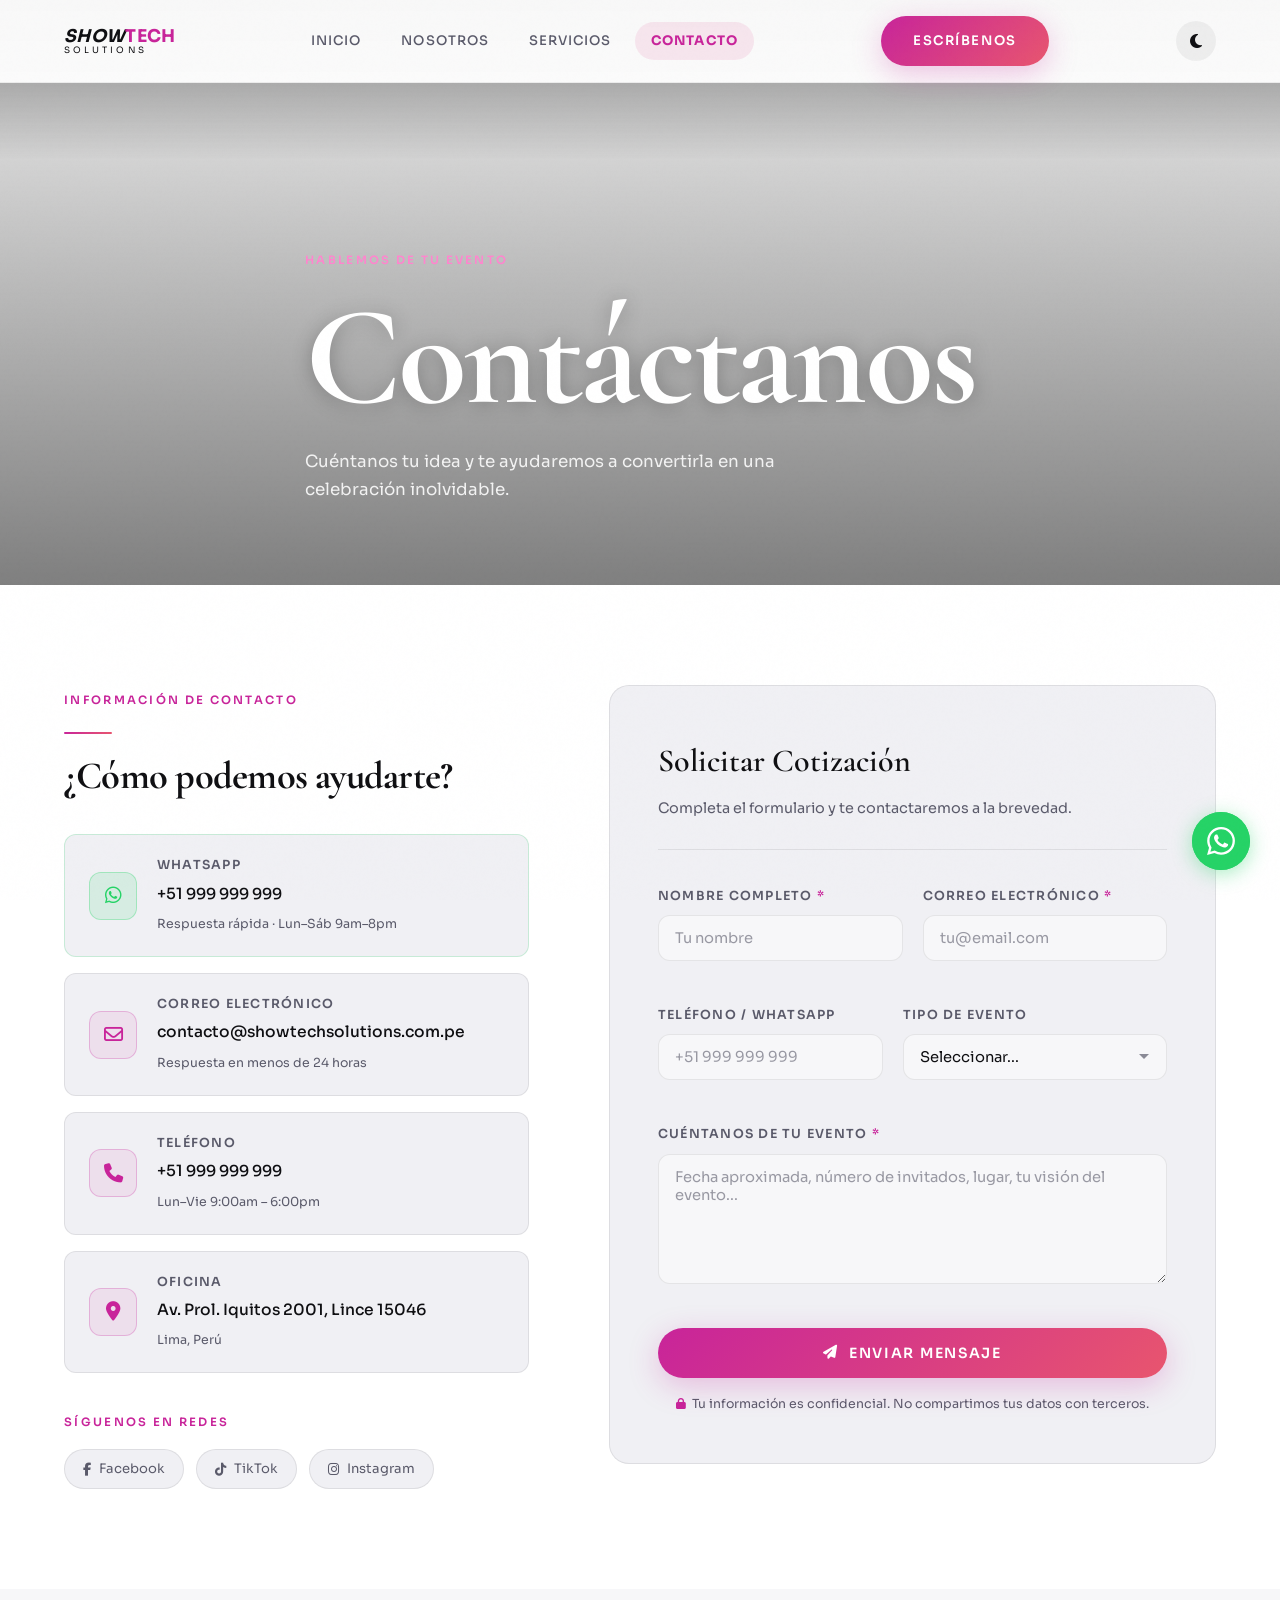
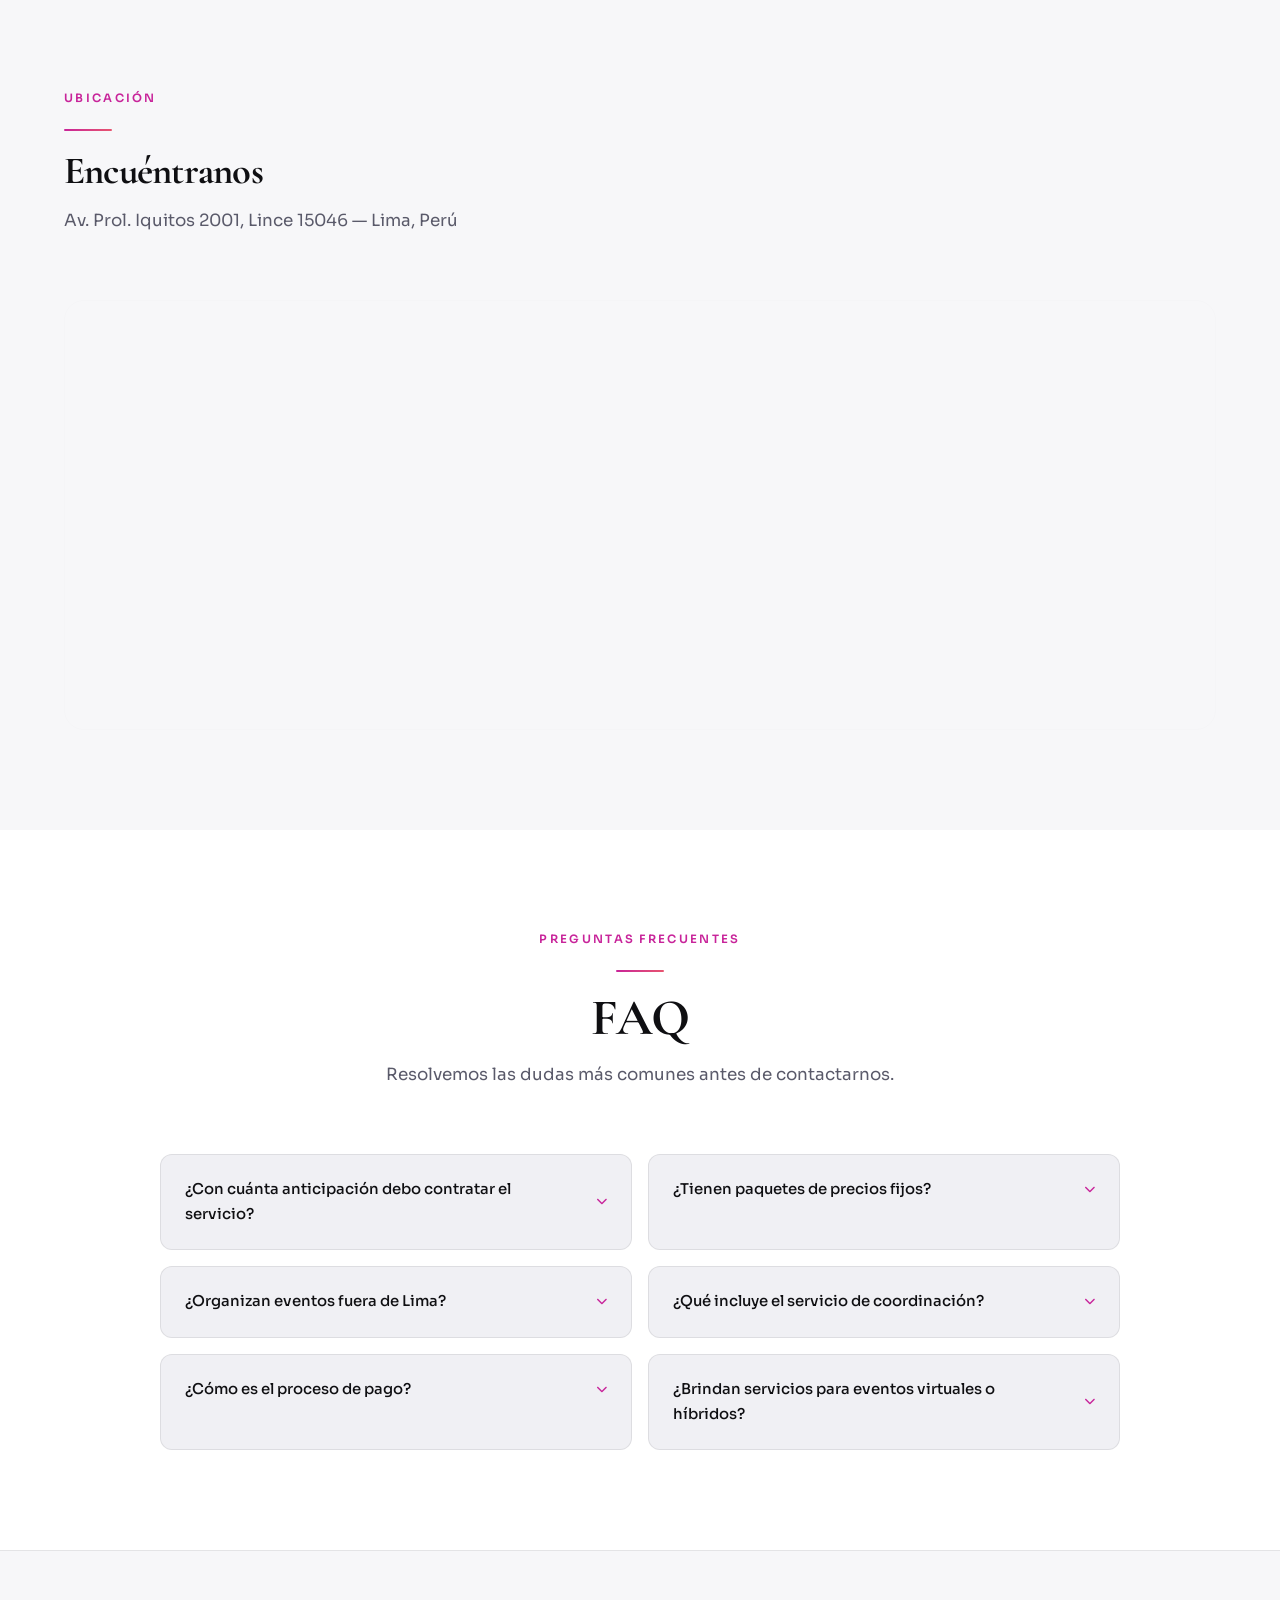
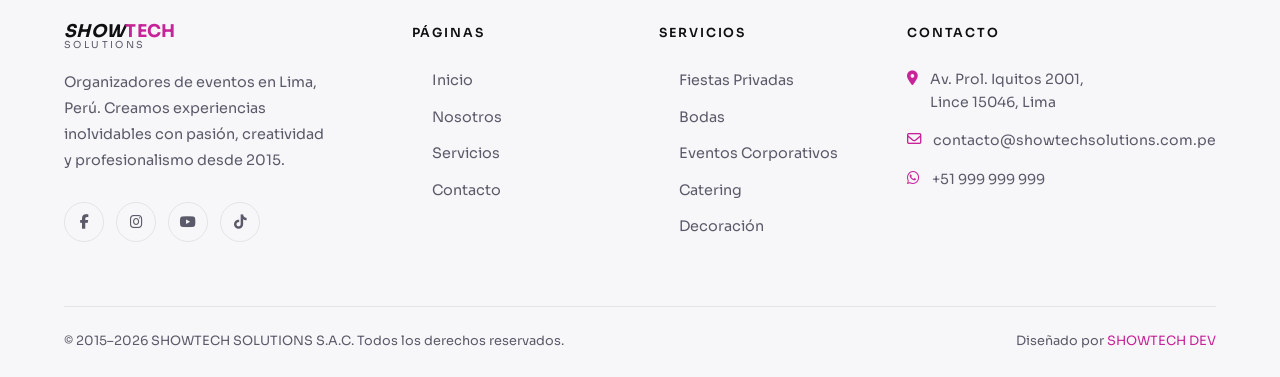
<file: contacto.html>
<!DOCTYPE html>
<html lang="es">
<head>
  <meta charset="UTF-8" />
  <meta name="viewport" content="width=device-width, initial-scale=1.0" />
  <meta name="description" content="Contáctanos — SHOWTECH SOLUTIONS. Llámanos, escríbenos por WhatsApp o completa el formulario para cotizar tu evento en Lima, Perú." />
  <title>Contacto | SHOWTECH SOLUTIONS</title>
  <link rel="icon" href="assets/img/favicon.ico" type="image/x-icon" />
  <link rel="preconnect" href="https://fonts.googleapis.com" />
  <link rel="preconnect" href="https://fonts.gstatic.com" crossorigin />
  <link href="https://fonts.googleapis.com/css2?family=Cormorant+Garamond:ital,wght@0,300;0,400;0,600;0,700;1,300;1,400&family=Sora:wght@300;400;500;600&display=swap" rel="stylesheet" />
  <link rel="stylesheet" href="https://cdnjs.cloudflare.com/ajax/libs/font-awesome/6.5.0/css/all.min.css" />
  <link rel="stylesheet" href="css/style.css" />
  <link rel="stylesheet" href="css/contacto.css" />
</head>
<body>

  <!-- NAVBAR -->
  <header class="navbar" role="banner">
    <div class="navbar__inner">
      <a href="index.html" class="navbar__logo" aria-label="SHOWTECH SOLUTIONS — Inicio">
        <div class="navbar__logo-text">
          <span><em>SHOW</em><strong>TECH</strong></span>
          <span>SOLUTIONS</span>
        </div>
      </a>
      <nav class="navbar__nav" aria-label="Navegación principal">
        <a href="index.html" class="navbar__link">Inicio</a>
        <a href="nosotros.html" class="navbar__link">Nosotros</a>
        <a href="servicios.html" class="navbar__link">Servicios</a>
        <a href="contacto.html" class="navbar__link active">Contacto</a>
      </nav>
      <a href="#contactForm" class="btn btn--primary navbar__cta">Escríbenos</a>
      <button class="theme-toggle" aria-label="Cambiar tema">
        <i class="fa-solid fa-moon"></i>
      </button>
      <button class="navbar__hamburger" aria-label="Abrir menú" aria-expanded="false">
        <span></span><span></span><span></span>
      </button>
    </div>
  </header>

  <nav class="navbar__mobile" aria-label="Menú móvil">
    <button class="navbar__mobile-close" aria-label="Cerrar menú">✕</button>
    <a href="index.html">Inicio</a>
    <a href="nosotros.html">Nosotros</a>
    <a href="servicios.html">Servicios</a>
    <a href="contacto.html" class="active">Contacto</a>
  </nav>

  <main>

    <!-- PAGE HERO -->
    <section class="page-hero contacto-hero">
      <div class="page-hero__bg" style="background-image: url('https://images.unsplash.com/photo-1511795409834-ef04bbd61622?w=1400&q=80')">
        <!-- REEMPLAZAR: imagen real de evento/reunión -->
      </div>
      <div class="container page-hero__content">
        <span class="tag-label reveal">Hablemos de tu evento</span>
        <h1 class="display display--lg reveal reveal--d1" style="margin-top: 12px;">Contáctanos</h1>
        <p class="reveal reveal--d2" style="font-size: 1.05rem; margin-top: 16px; max-width: 500px;">
          Cuéntanos tu idea y te ayudaremos a convertirla en una celebración inolvidable.
        </p>
      </div>
    </section>

    <!-- CONTACTO PRINCIPAL -->
    <section class="section contact-main">
      <div class="container">
        <div class="contact-main__grid">

          <!-- Columna izquierda: info + mapa -->
          <div class="contact-info reveal--left">

            <div class="contact-info__block">
              <span class="tag-label">Información de contacto</span>
              <div class="divider"></div>
              <h2 class="display display--sm" style="margin-bottom: 36px;">¿Cómo podemos ayudarte?</h2>
            </div>

            <!-- Cards de contacto -->
            <div class="contact-cards">

              <!-- WhatsApp (prioritario para Lima) -->
              <a href="https://wa.me/51999999999?text=Hola!%20Me%20interesa%20cotizar%20un%20evento."
                class="contact-card contact-card--wa"
                target="_blank"
                rel="noopener">
                <div class="contact-card__icon">
                  <i class="fa-brands fa-whatsapp"></i>
                </div>
                <div class="contact-card__body">
                  <h4>WhatsApp</h4>
                  <!-- REEMPLAZAR: número real -->
                  <p>+51 999 999 999</p>
                  <span>Respuesta rápida · Lun–Sáb 9am–8pm</span>
                </div>
                <i class="fa-solid fa-arrow-up-right-from-square contact-card__arrow"></i>
              </a>

              <!-- Email -->
              <a href="mailto:contacto@showtechsolutions.com.pe"
                class="contact-card">
                <div class="contact-card__icon">
                  <i class="fa-regular fa-envelope"></i>
                </div>
                <div class="contact-card__body">
                  <h4>Correo Electrónico</h4>
                  <p>contacto@showtechsolutions.com.pe</p>
                  <span>Respuesta en menos de 24 horas</span>
                </div>
                <i class="fa-solid fa-arrow-up-right-from-square contact-card__arrow"></i>
              </a>

              <!-- Teléfono -->
              <a href="tel:+51999999999" class="contact-card">
                <div class="contact-card__icon">
                  <i class="fa-solid fa-phone"></i>
                </div>
                <div class="contact-card__body">
                  <h4>Teléfono</h4>
                  <!-- REEMPLAZAR: número real -->
                  <p>+51 999 999 999</p>
                  <span>Lun–Vie 9:00am – 6:00pm</span>
                </div>
              </a>

              <!-- Dirección -->
              <div class="contact-card">
                <div class="contact-card__icon">
                  <i class="fa-solid fa-location-dot"></i>
                </div>
                <div class="contact-card__body">
                  <h4>Oficina</h4>
                  <p>Av. Prol. Iquitos 2001, Lince 15046</p>
                  <span>Lima, Perú</span>
                </div>
              </div>
            </div>

            <!-- RRSS -->
            <div class="contact-social">
              <p class="tag-label" style="margin-bottom: 16px;">Síguenos en redes</p>
              <div class="contact-social__links">
                <a href="#" class="contact-social__link" target="_blank" rel="noopener" aria-label="Facebook">
                  <i class="fa-brands fa-facebook-f"></i>
                  <span>Facebook</span>
                </a>
                <a href="#" class="contact-social__link" target="_blank" rel="noopener" aria-label="TikTok">
                  <i class="fa-brands fa-tiktok"></i>
                  <span>TikTok</span>
                </a>
                <a href="#" class="contact-social__link" target="_blank" rel="noopener" aria-label="Instagram">
                  <i class="fa-brands fa-instagram"></i>
                  <span>Instagram</span>
                </a>
              </div>
            </div>

          </div>

          <!-- Columna derecha: formulario -->
          <div class="contact-form-wrap reveal--right">
            <div class="contact-form-card">

              <div class="contact-form-card__header">
                <h3>Solicitar Cotización</h3>
                <p>Completa el formulario y te contactaremos a la brevedad.</p>
              </div>

              <!-- Honeypot anti-spam (oculto) -->
              <div style="display:none" aria-hidden="true">
                <input type="text" name="website" tabindex="-1" autocomplete="off" />
              </div>

              <form id="contactForm" class="contact-form" novalidate>

                <div class="form-row">
                  <div class="form-group">
                    <label for="nombre" class="form-label">
                      Nombre completo <span class="form-required">*</span>
                    </label>
                    <input
                      type="text"
                      id="nombre"
                      name="nombre"
                      class="form-input"
                      placeholder="Tu nombre"
                      required
                      autocomplete="name"
                    />
                    <span class="form-error" aria-live="polite"></span>
                  </div>

                  <div class="form-group">
                    <label for="email" class="form-label">
                      Correo electrónico <span class="form-required">*</span>
                    </label>
                    <input
                      type="email"
                      id="email"
                      name="email"
                      class="form-input"
                      placeholder="tu@email.com"
                      required
                      autocomplete="email"
                    />
                    <span class="form-error" aria-live="polite"></span>
                  </div>
                </div>

                <div class="form-row">
                  <div class="form-group">
                    <label for="telefono" class="form-label">
                      Teléfono / WhatsApp
                    </label>
                    <input
                      type="tel"
                      id="telefono"
                      name="telefono"
                      class="form-input"
                      placeholder="+51 999 999 999"
                      autocomplete="tel"
                    />
                    <span class="form-error" aria-live="polite"></span>
                  </div>

                  <div class="form-group">
                    <label for="tipo" class="form-label">
                      Tipo de evento
                    </label>
                    <select id="tipo" name="tipo" class="form-input form-select">
                      <option value="">Seleccionar...</option>
                      <option value="Fiesta privada / Cumpleaños">Fiesta privada / Cumpleaños</option>
                      <option value="Boda / Matrimonio">Boda / Matrimonio</option>
                      <option value="Evento corporativo">Evento corporativo</option>
                      <option value="Baby Shower / Bautizo">Baby Shower / Bautizo</option>
                      <option value="15 años / Graduación">15 años / Graduación</option>
                      <option value="Activación / Lanzamiento">Activación / Lanzamiento</option>
                      <option value="Otro">Otro</option>
                    </select>
                  </div>
                </div>

                <div class="form-group">
                  <label for="mensaje" class="form-label">
                    Cuéntanos de tu evento <span class="form-required">*</span>
                  </label>
                  <textarea
                    id="mensaje"
                    name="mensaje"
                    class="form-input form-textarea"
                    placeholder="Fecha aproximada, número de invitados, lugar, tu visión del evento..."
                    required
                    rows="5"
                  ></textarea>
                  <span class="form-error" aria-live="polite"></span>
                </div>

                <!-- Estado del formulario -->
                <div id="formStatus" class="form-status" role="alert" style="display:none;"></div>

                <button type="submit" class="btn btn--primary contact-form__submit">
                  <i class="fa-solid fa-paper-plane"></i>
                  Enviar Mensaje
                </button>

                <p class="contact-form__note">
                  <i class="fa-solid fa-lock"></i>
                  Tu información es confidencial. No compartimos tus datos con terceros.
                </p>

              </form>
            </div>
          </div>

        </div>
      </div>
    </section>

    <!-- MAPA -->
    <section class="section section--dark map-section">
      <div class="container">
        <div class="section-header reveal">
          <span class="tag-label">Ubicación</span>
          <div class="divider"></div>
          <h2 class="display display--sm">Encuéntranos</h2>
          <p style="color: var(--text-muted); margin-top: 8px;">Av. Prol. Iquitos 2001, Lince 15046 — Lima, Perú</p>
        </div>

        <div class="map-wrap reveal">
          <!-- Google Maps embed — REEMPLAZAR src con URL real del jefe -->
          <iframe
            src="https://www.google.com/maps/embed?pb=!1m18!1m12!1m3!1d3901.3607498563!2d-77.02871132394316!3d-12.09049794356!2m3!1f0!2f0!3f0!3m2!1i1024!2i768!4f13.1!3m3!1m2!1s0x9105c80a68c0a285%3A0xf5793be0c4acd67!2sAv.%20Prol.%20Iquitos%202001%2C%20Lince%2015046!5e0!3m2!1ses-419!2spe!4v1715000000000!5m2!1ses-419!2spe"
            width="100%"
            height="420"
            style="border:0;"
            allowfullscreen=""
            loading="lazy"
            referrerpolicy="no-referrer-when-downgrade"
            title="Ubicación de SHOWTECH SOLUTIONS en Lima"
          ></iframe>
        </div>
      </div>
    </section>

    <!-- FAQ RÁPIDO -->
    <section class="section faq-section">
      <div class="container">
        <div class="section-header section-header--center reveal">
          <span class="tag-label">Preguntas frecuentes</span>
          <div class="divider divider--center"></div>
          <h2 class="display display--md">FAQ</h2>
          <p>Resolvemos las dudas más comunes antes de contactarnos.</p>
        </div>

        <div class="faq-grid">
          <details class="faq-item reveal reveal--d1">
            <summary class="faq-item__q">
              ¿Con cuánta anticipación debo contratar el servicio?
              <i class="fa-solid fa-chevron-down faq-item__icon"></i>
            </summary>
            <p class="faq-item__a">Recomendamos contactarnos con al menos 4–8 semanas de anticipación para eventos sociales y 2–4 meses para bodas o eventos corporativos grandes. Sin embargo, podemos evaluar solicitudes de último momento.</p>
          </details>

          <details class="faq-item reveal reveal--d2">
            <summary class="faq-item__q">
              ¿Tienen paquetes de precios fijos?
              <i class="fa-solid fa-chevron-down faq-item__icon"></i>
            </summary>
            <p class="faq-item__a">Cada evento es único, por lo que trabajamos con cotizaciones personalizadas. Nos adaptamos a distintos presupuestos sin comprometer la calidad. Solicita tu cotización sin costo y sin compromiso.</p>
          </details>

          <details class="faq-item reveal reveal--d3">
            <summary class="faq-item__q">
              ¿Organizan eventos fuera de Lima?
              <i class="fa-solid fa-chevron-down faq-item__icon"></i>
            </summary>
            <p class="faq-item__a">Sí. Contamos con proveedores en varias regiones del país. Para eventos en provincias coordinamos todo con anticipación para garantizar la misma calidad de servicio.</p>
          </details>

          <details class="faq-item reveal reveal--d4">
            <summary class="faq-item__q">
              ¿Qué incluye el servicio de coordinación?
              <i class="fa-solid fa-chevron-down faq-item__icon"></i>
            </summary>
            <p class="faq-item__a">Un coordinador dedicado gestiona proveedores, cronograma, montaje y supervisión en vivo durante el evento. Nos encargamos de todo para que tú solo disfrutes.</p>
          </details>

          <details class="faq-item reveal reveal--d5">
            <summary class="faq-item__q">
              ¿Cómo es el proceso de pago?
              <i class="fa-solid fa-chevron-down faq-item__icon"></i>
            </summary>
            <p class="faq-item__a">Trabajamos con un adelanto para confirmar la fecha y el saldo restante antes o el día del evento. Los detalles se coordinan con cada cliente según el tipo de evento y presupuesto.</p>
          </details>

          <details class="faq-item reveal reveal--d1">
            <summary class="faq-item__q">
              ¿Brindan servicios para eventos virtuales o híbridos?
              <i class="fa-solid fa-chevron-down faq-item__icon"></i>
            </summary>
            <p class="faq-item__a">Sí. Contamos con soluciones de streaming, producción en vivo y plataformas digitales para eventos que combinen presencia física con participantes remotos.</p>
          </details>
        </div>
      </div>
    </section>

  </main>

  <!-- FOOTER -->
  <footer class="footer" role="contentinfo">
    <div class="container">
      <div class="footer__grid">
        <div class="footer__brand">
          <div class="navbar__logo-text">
            <span><em>SHOW</em><strong>TECH</strong></span>
            <span style="font-size: 0.6rem; letter-spacing: 0.25em; color: var(--text-muted);">SOLUTIONS</span>
          </div>
          <p>Organizadores de eventos en Lima, Perú. Creamos experiencias inolvidables con pasión, creatividad y profesionalismo desde 2015.</p>
          <div class="footer__socials">
            <a href="#" class="footer__social" aria-label="Facebook" target="_blank" rel="noopener"><i class="fa-brands fa-facebook-f"></i></a>
            <a href="#" class="footer__social" aria-label="Instagram" target="_blank" rel="noopener"><i class="fa-brands fa-instagram"></i></a>
            <a href="#" class="footer__social" aria-label="YouTube" target="_blank" rel="noopener"><i class="fa-brands fa-youtube"></i></a>
            <a href="#" class="footer__social" aria-label="TikTok" target="_blank" rel="noopener"><i class="fa-brands fa-tiktok"></i></a>
          </div>
        </div>
        <div class="footer__col">
          <h4>Páginas</h4>
          <ul class="footer__links">
            <li><a href="index.html">Inicio</a></li>
            <li><a href="nosotros.html">Nosotros</a></li>
            <li><a href="servicios.html">Servicios</a></li>
            <li><a href="contacto.html">Contacto</a></li>
          </ul>
        </div>
        <div class="footer__col">
          <h4>Servicios</h4>
          <ul class="footer__links">
            <li><a href="servicios.html#fiestas">Fiestas Privadas</a></li>
            <li><a href="servicios.html#bodas">Bodas</a></li>
            <li><a href="servicios.html#corporativos">Eventos Corporativos</a></li>
            <li><a href="servicios.html">Catering</a></li>
            <li><a href="servicios.html">Decoración</a></li>
          </ul>
        </div>
        <div class="footer__col">
          <h4>Contacto</h4>
          <div class="footer__contact-item">
            <i class="fa-solid fa-location-dot"></i>
            <span>Av. Prol. Iquitos 2001,<br />Lince 15046, Lima</span>
          </div>
          <div class="footer__contact-item">
            <i class="fa-regular fa-envelope"></i>
            <span><a href="mailto:contacto@showtechsolutions.com.pe">contacto@showtechsolutions.com.pe</a></span>
          </div>
          <div class="footer__contact-item">
            <i class="fa-brands fa-whatsapp"></i>
            <span><a href="https://wa.me/51999999999" target="_blank" rel="noopener">+51 999 999 999</a></span>
          </div>
        </div>
      </div>
      <div class="footer__bottom">
        <p>© 2015–2026 SHOWTECH SOLUTIONS S.A.C. Todos los derechos reservados.</p>
        <p>Diseñado por <a href="#">SHOWTECH DEV</a></p>
      </div>
    </div>
  </footer>

  <a href="https://wa.me/51999999999?text=Hola!%20Me%20interesa%20cotizar%20un%20evento."
    class="whatsapp-float"
    target="_blank"
    rel="noopener"
    aria-label="Contactar por WhatsApp">
    <div class="whatsapp-float__pulse"></div>
    <svg viewBox="0 0 24 24" xmlns="http://www.w3.org/2000/svg">
      <path d="M17.472 14.382c-.297-.149-1.758-.867-2.03-.967-.273-.099-.471-.148-.67.15-.197.297-.767.966-.94 1.164-.173.199-.347.223-.644.075-.297-.15-1.255-.463-2.39-1.475-.883-.788-1.48-1.761-1.653-2.059-.173-.297-.018-.458.13-.606.134-.133.298-.347.446-.52.149-.174.198-.298.298-.497.099-.198.05-.371-.025-.52-.075-.149-.669-1.612-.916-2.207-.242-.579-.487-.5-.669-.51-.173-.008-.371-.01-.57-.01-.198 0-.52.074-.792.372-.272.297-1.04 1.016-1.04 2.479 0 1.462 1.065 2.875 1.213 3.074.149.198 2.096 3.2 5.077 4.487.709.306 1.262.489 1.694.625.712.227 1.36.195 1.871.118.571-.085 1.758-.719 2.006-1.413.248-.694.248-1.289.173-1.413-.074-.124-.272-.198-.57-.347m-5.421 7.403h-.004a9.87 9.87 0 01-5.031-1.378l-.361-.214-3.741.982.998-3.648-.235-.374a9.86 9.86 0 01-1.51-5.26c.001-5.45 4.436-9.884 9.888-9.884 2.64 0 5.122 1.03 6.988 2.898a9.825 9.825 0 012.893 6.994c-.003 5.45-4.437 9.884-9.885 9.884m8.413-18.297A11.815 11.815 0 0012.05 0C5.495 0 .16 5.335.157 11.892c0 2.096.547 4.142 1.588 5.945L.057 24l6.305-1.654a11.882 11.882 0 005.683 1.448h.005c6.554 0 11.89-5.335 11.893-11.893a11.821 11.821 0 00-3.48-8.413z"/>
    </svg>
  </a>

  <!-- Scripts -->
  <script src="js/main.js" defer></script>
  <script src="js/contact.js" defer></script>
</body>
</html>
</file>
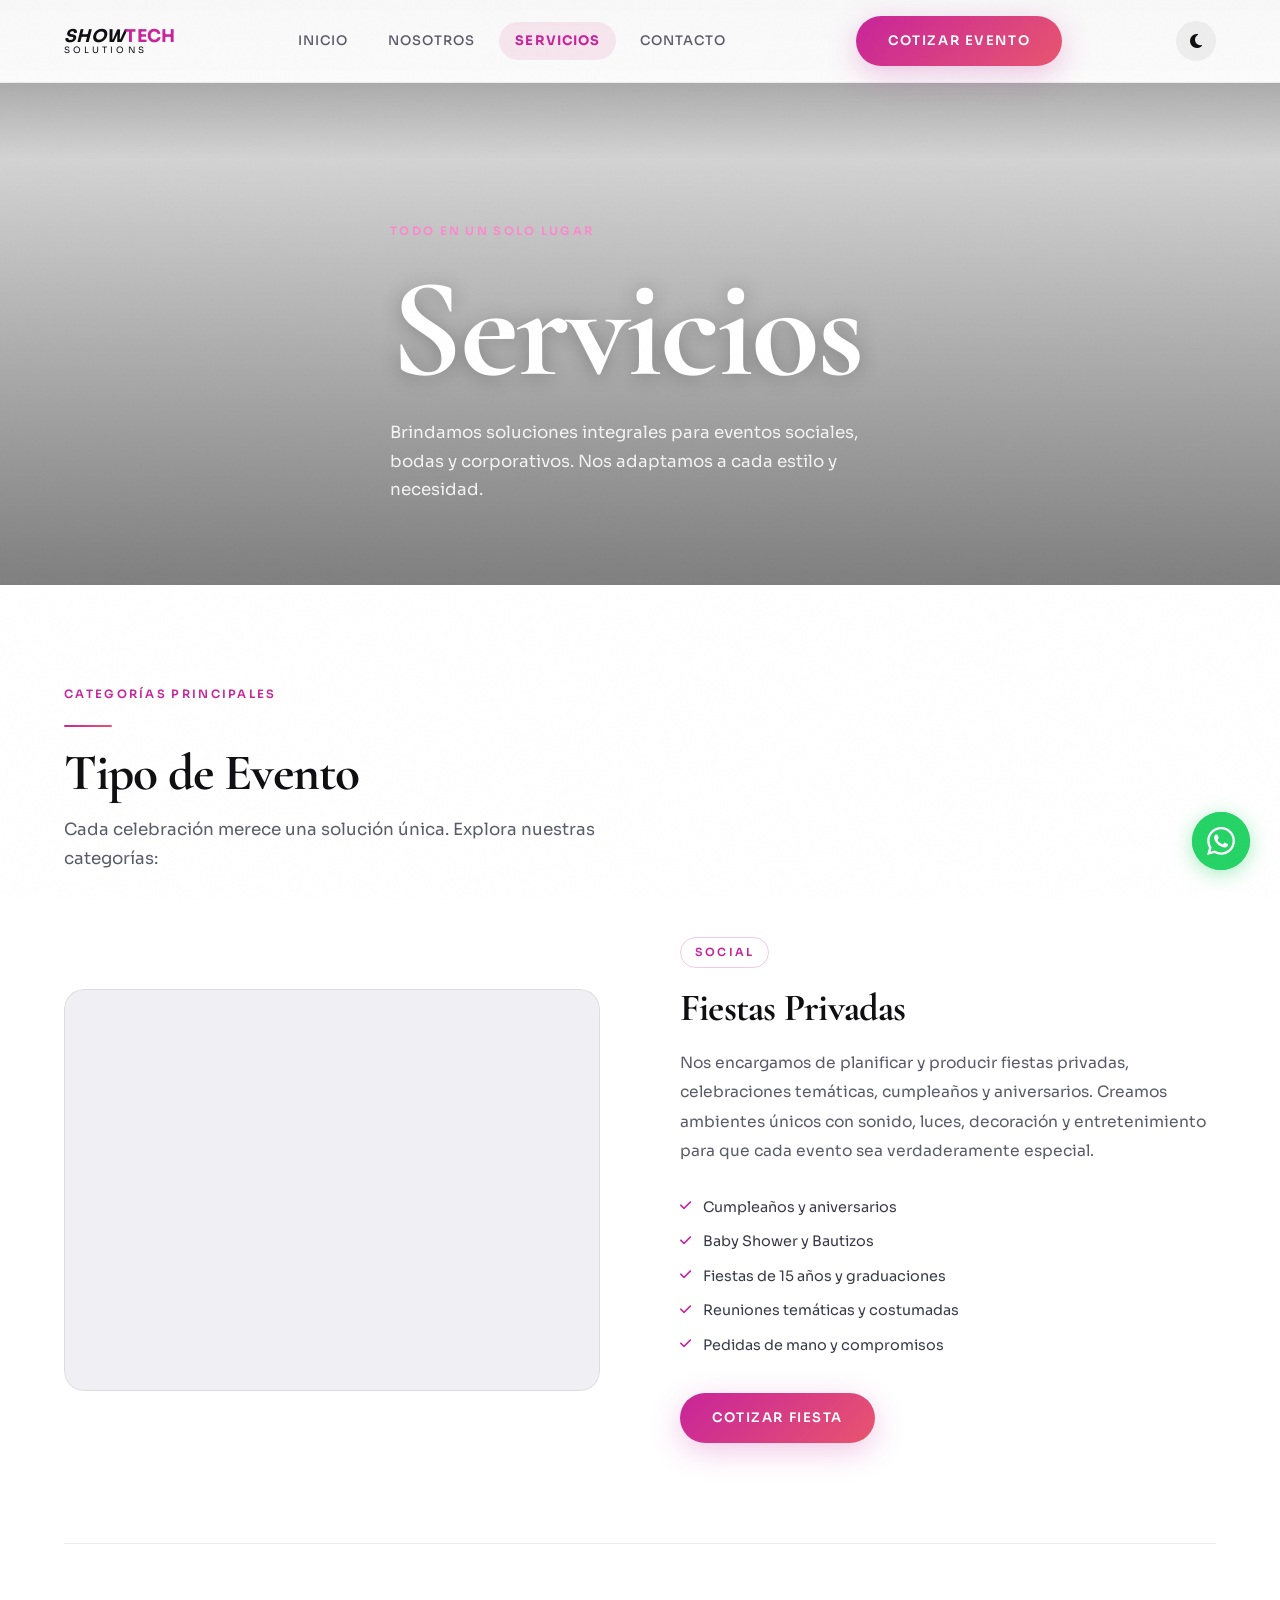
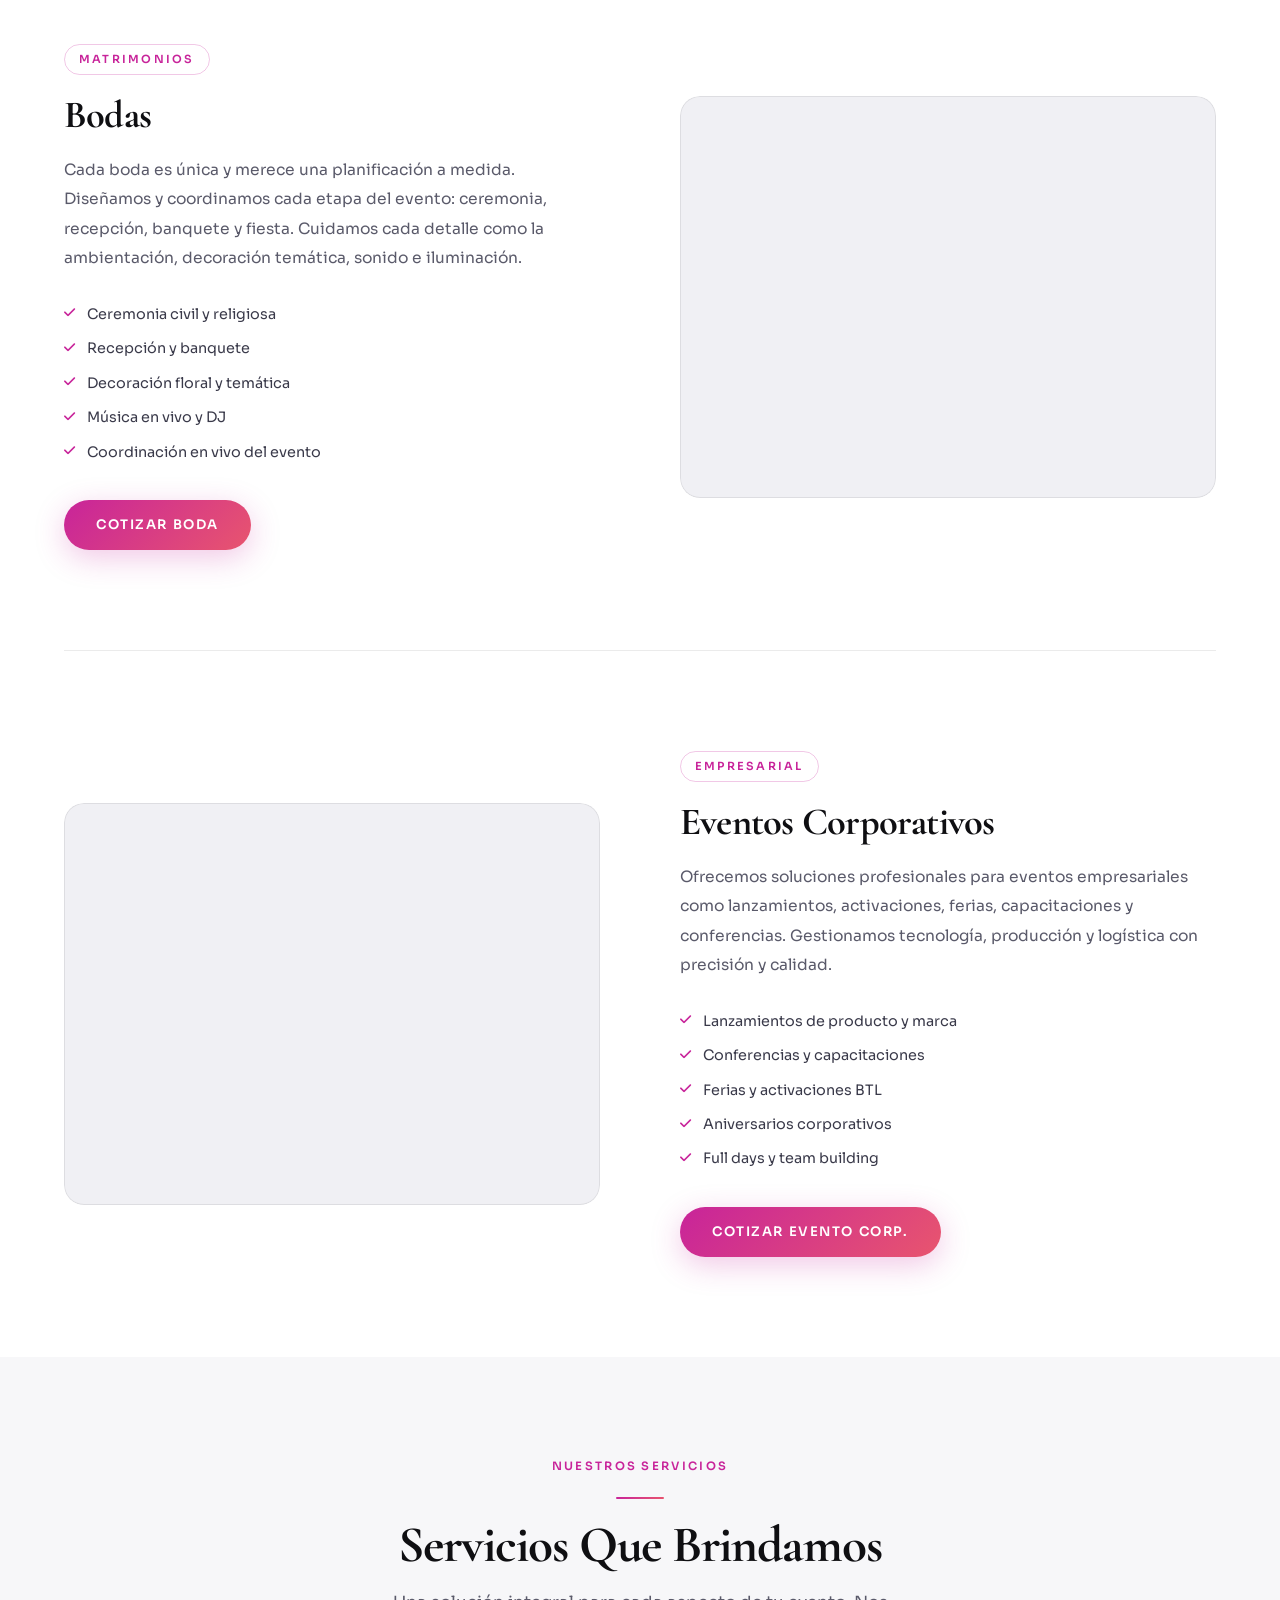
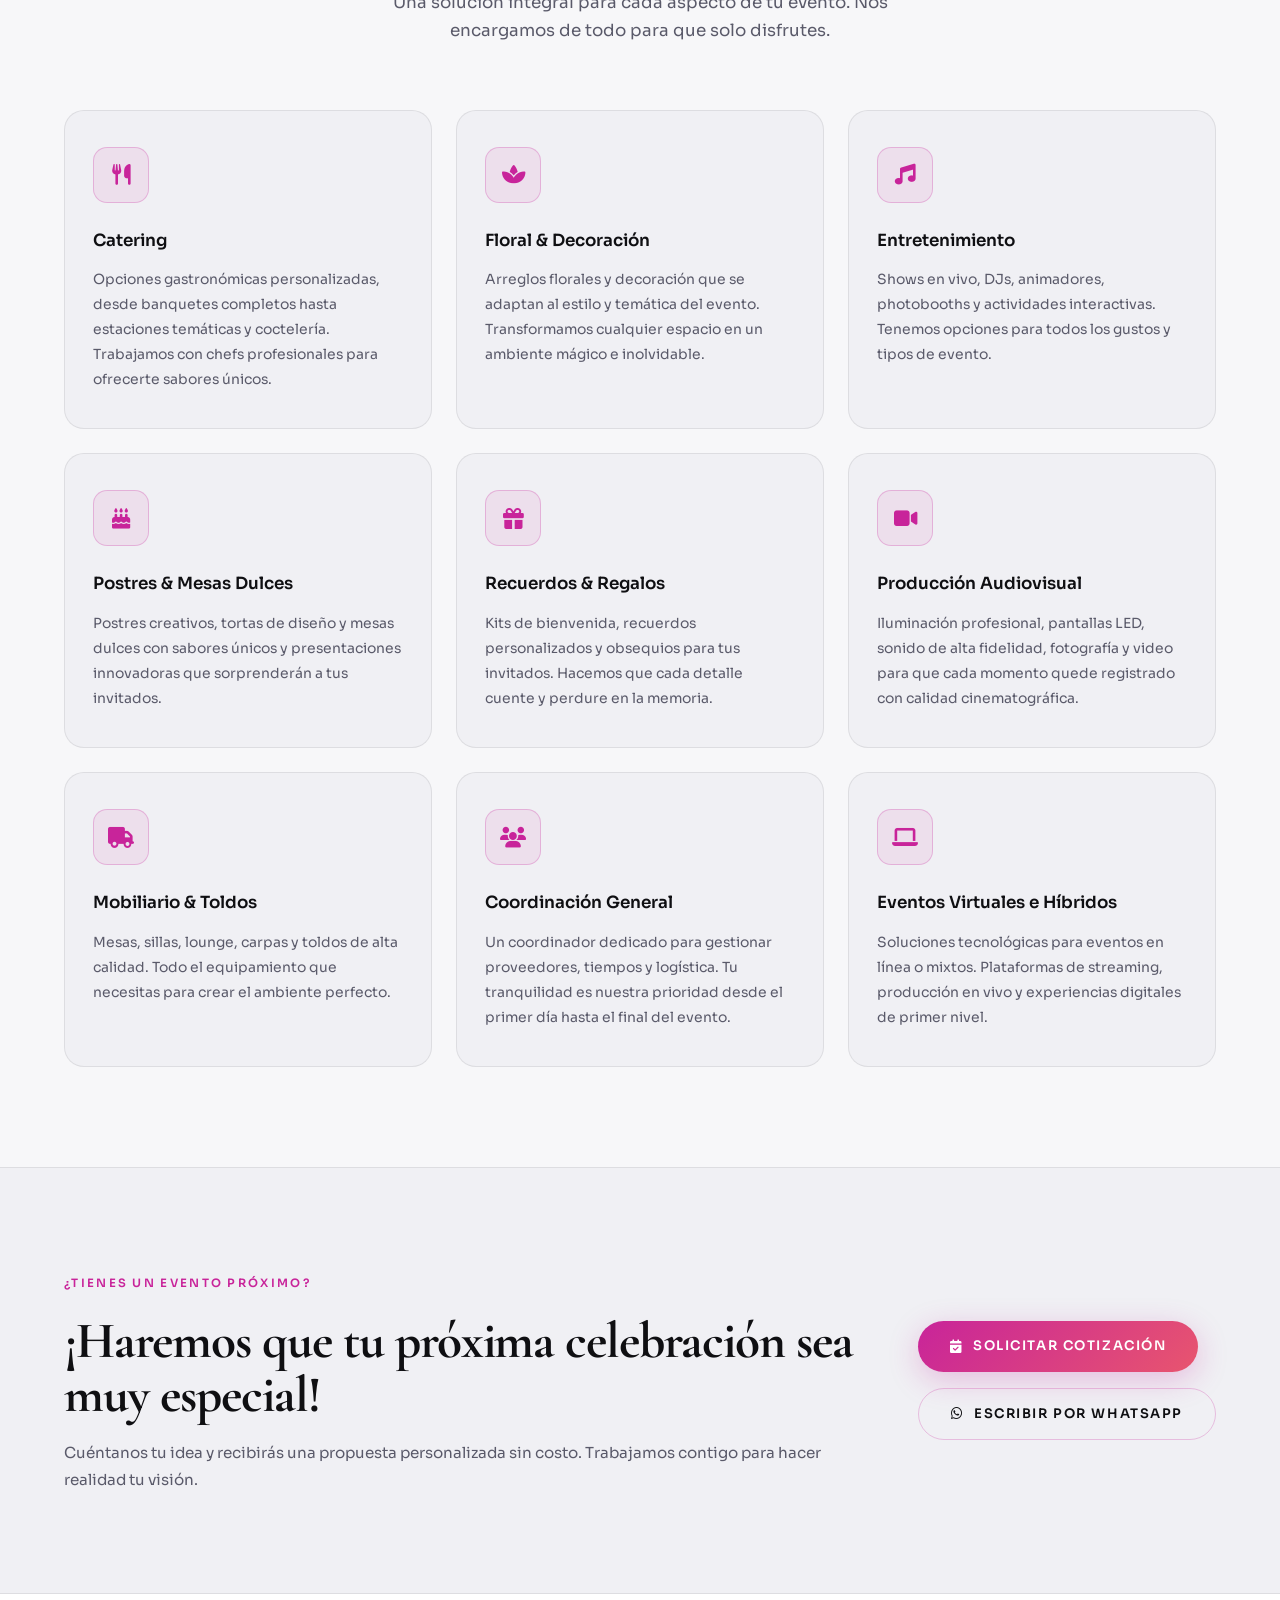
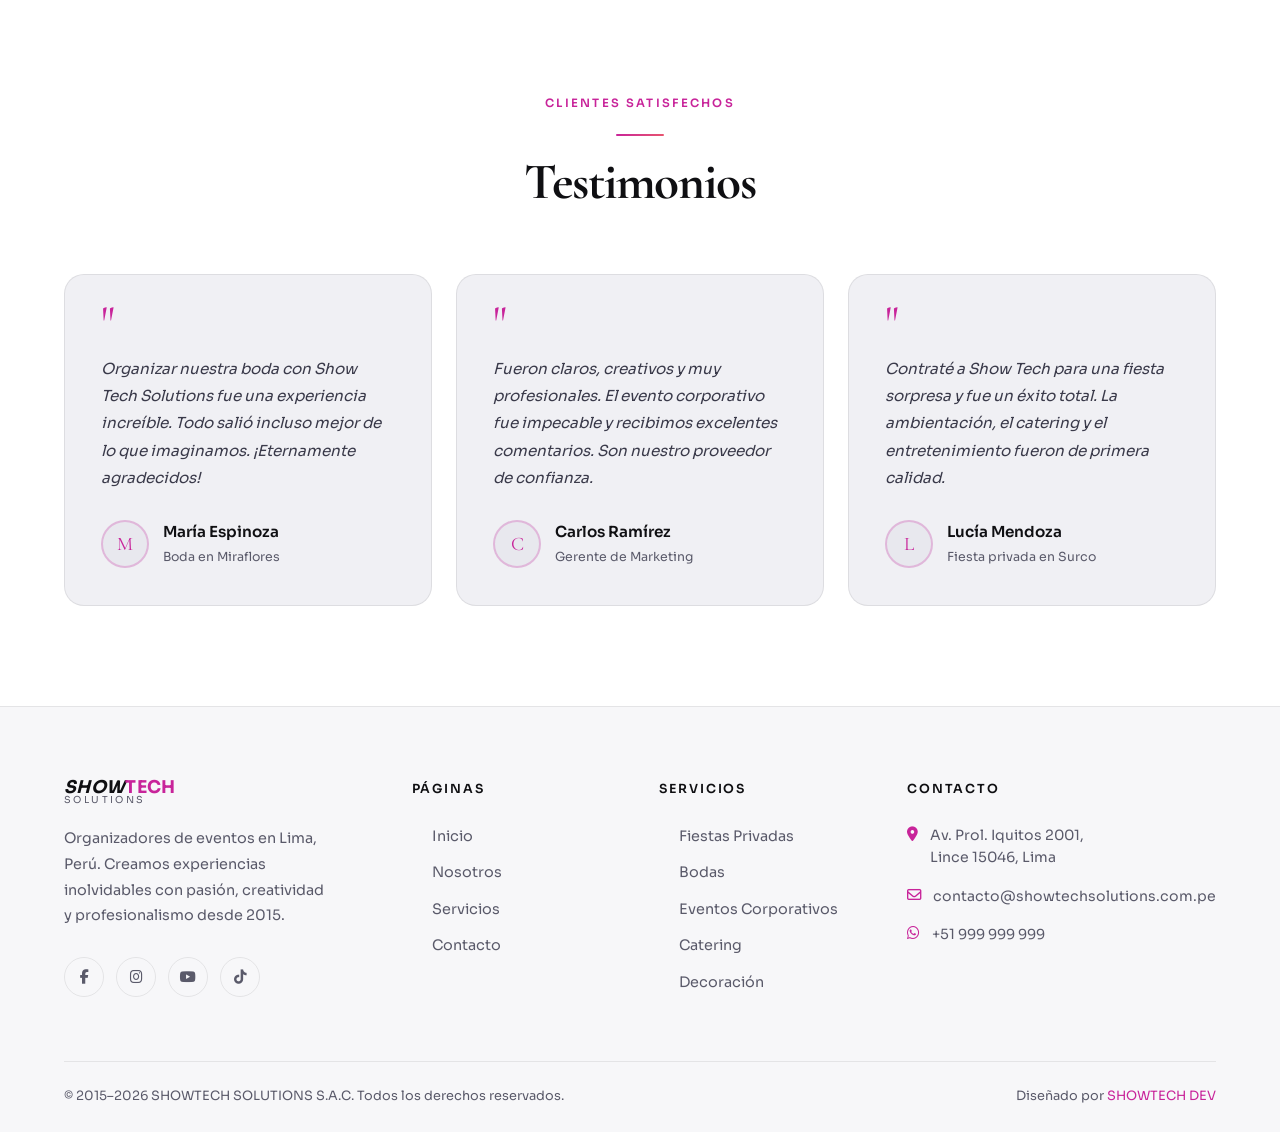
<file: servicios.html>
<!DOCTYPE html>
<html lang="es">
<head>
  <meta charset="UTF-8" />
  <meta name="viewport" content="width=device-width, initial-scale=1.0" />
  <meta name="description" content="Servicios de SHOWTECH SOLUTIONS — Fiestas, bodas, eventos corporativos, catering, decoración floral, entretenimiento y más en Lima, Perú." />
  <title>Servicios | SHOWTECH SOLUTIONS</title>
  <link rel="icon" href="assets/img/favicon.ico" type="image/x-icon" />
  <link rel="preconnect" href="https://fonts.googleapis.com" />
  <link rel="preconnect" href="https://fonts.gstatic.com" crossorigin />
  <link href="https://fonts.googleapis.com/css2?family=Cormorant+Garamond:ital,wght@0,300;0,400;0,600;0,700;1,300;1,400&family=Sora:wght@300;400;500;600&display=swap" rel="stylesheet" />
  <link rel="stylesheet" href="https://cdnjs.cloudflare.com/ajax/libs/font-awesome/6.5.0/css/all.min.css" />
  <link rel="stylesheet" href="css/style.css" />
  <link rel="stylesheet" href="css/servicios.css" />
</head>
<body>

  <!-- NAVBAR -->
  <header class="navbar" role="banner">
    <div class="navbar__inner">
      <a href="index.html" class="navbar__logo" aria-label="SHOWTECH SOLUTIONS — Inicio">
        <div class="navbar__logo-text">
          <span><em>SHOW</em><strong>TECH</strong></span>
          <span>SOLUTIONS</span>
        </div>
      </a>
      <nav class="navbar__nav" aria-label="Navegación principal">
        <a href="index.html" class="navbar__link">Inicio</a>
        <a href="nosotros.html" class="navbar__link">Nosotros</a>
        <a href="servicios.html" class="navbar__link active">Servicios</a>
        <a href="contacto.html" class="navbar__link">Contacto</a>
      </nav>
      <a href="contacto.html" class="btn btn--primary navbar__cta">Cotizar Evento</a>
      <button class="theme-toggle" aria-label="Cambiar tema">
        <i class="fa-solid fa-moon"></i>
      </button>
      <button class="navbar__hamburger" aria-label="Abrir menú" aria-expanded="false">
        <span></span><span></span><span></span>
      </button>
    </div>
  </header>

  <nav class="navbar__mobile" aria-label="Menú móvil">
    <button class="navbar__mobile-close" aria-label="Cerrar menú">✕</button>
    <a href="index.html">Inicio</a>
    <a href="nosotros.html">Nosotros</a>
    <a href="servicios.html" class="active">Servicios</a>
    <a href="contacto.html">Contacto</a>
  </nav>

  <main>

    <!-- PAGE HERO -->
    <section class="page-hero servicios-hero">
      <div class="page-hero__bg" style="background-image: url('https://images.unsplash.com/photo-1464366400600-7168b8af9bc3?w=1400&q=80')">
        <!-- REEMPLAZAR: imagen de evento real -->
      </div>
      <div class="container page-hero__content">
        <span class="tag-label reveal">Todo en un solo lugar</span>
        <h1 class="display display--lg reveal reveal--d1" style="margin-top: 12px;">Servicios</h1>
        <p class="reveal reveal--d2" style="font-size: 1.05rem; margin-top: 16px; max-width: 500px;">
          Brindamos soluciones integrales para eventos sociales, bodas y corporativos. Nos adaptamos a cada estilo y necesidad.
        </p>
      </div>
    </section>

    <!-- TIPOS DE EVENTO -->
    <section class="section event-types-section">
      <div class="container">
        <div class="section-header reveal">
          <span class="tag-label">Categorías principales</span>
          <div class="divider"></div>
          <h2 class="display display--md">Tipo de Evento</h2>
          <p>Cada celebración merece una solución única. Explora nuestras categorías:</p>
        </div>

        <!-- Fiestas -->
        <div class="event-type-block" id="fiestas">
          <div class="event-type-block__visual reveal--left">
            <div class="event-type-block__img" style="background-image: url('https://images.unsplash.com/photo-1527529482837-4698179dc6ce?w=800&q=80')">
              <!-- REEMPLAZAR -->
            </div>
          </div>
          <div class="event-type-block__content reveal--right">
            <span class="event-type-block__badge">Social</span>
            <h3 class="display display--sm">Fiestas Privadas</h3>
            <p>Nos encargamos de planificar y producir fiestas privadas, celebraciones temáticas, cumpleaños y aniversarios. Creamos ambientes únicos con sonido, luces, decoración y entretenimiento para que cada evento sea verdaderamente especial.</p>
            <ul class="event-type-block__list">
              <li><i class="fa-solid fa-check"></i> Cumpleaños y aniversarios</li>
              <li><i class="fa-solid fa-check"></i> Baby Shower y Bautizos</li>
              <li><i class="fa-solid fa-check"></i> Fiestas de 15 años y graduaciones</li>
              <li><i class="fa-solid fa-check"></i> Reuniones temáticas y costumadas</li>
              <li><i class="fa-solid fa-check"></i> Pedidas de mano y compromisos</li>
            </ul>
            <a href="contacto.html" class="btn btn--primary">Cotizar Fiesta</a>
          </div>
        </div>

        <!-- Bodas -->
        <div class="event-type-block event-type-block--reverse" id="bodas">
          <div class="event-type-block__visual reveal--right">
            <div class="event-type-block__img" style="background-image: url('https://images.unsplash.com/photo-1519741497674-611481863552?w=800&q=80')">
              <!-- REEMPLAZAR -->
            </div>
          </div>
          <div class="event-type-block__content reveal--left">
            <span class="event-type-block__badge">Matrimonios</span>
            <h3 class="display display--sm">Bodas</h3>
            <p>Cada boda es única y merece una planificación a medida. Diseñamos y coordinamos cada etapa del evento: ceremonia, recepción, banquete y fiesta. Cuidamos cada detalle como la ambientación, decoración temática, sonido e iluminación.</p>
            <ul class="event-type-block__list">
              <li><i class="fa-solid fa-check"></i> Ceremonia civil y religiosa</li>
              <li><i class="fa-solid fa-check"></i> Recepción y banquete</li>
              <li><i class="fa-solid fa-check"></i> Decoración floral y temática</li>
              <li><i class="fa-solid fa-check"></i> Música en vivo y DJ</li>
              <li><i class="fa-solid fa-check"></i> Coordinación en vivo del evento</li>
            </ul>
            <a href="contacto.html" class="btn btn--primary">Cotizar Boda</a>
          </div>
        </div>

        <!-- Corporativos -->
        <div class="event-type-block" id="corporativos">
          <div class="event-type-block__visual reveal--left">
            <div class="event-type-block__img" style="background-image: url('https://images.unsplash.com/photo-1540575467063-178a50c2df87?w=800&q=80')">
              <!-- REEMPLAZAR -->
            </div>
          </div>
          <div class="event-type-block__content reveal--right">
            <span class="event-type-block__badge">Empresarial</span>
            <h3 class="display display--sm">Eventos Corporativos</h3>
            <p>Ofrecemos soluciones profesionales para eventos empresariales como lanzamientos, activaciones, ferias, capacitaciones y conferencias. Gestionamos tecnología, producción y logística con precisión y calidad.</p>
            <ul class="event-type-block__list">
              <li><i class="fa-solid fa-check"></i> Lanzamientos de producto y marca</li>
              <li><i class="fa-solid fa-check"></i> Conferencias y capacitaciones</li>
              <li><i class="fa-solid fa-check"></i> Ferias y activaciones BTL</li>
              <li><i class="fa-solid fa-check"></i> Aniversarios corporativos</li>
              <li><i class="fa-solid fa-check"></i> Full days y team building</li>
            </ul>
            <a href="contacto.html" class="btn btn--primary">Cotizar Evento Corp.</a>
          </div>
        </div>
      </div>
    </section>

    <!-- SERVICIOS QUE BRINDAMOS -->
    <section class="section section--dark">
      <div class="container">
        <div class="section-header section-header--center reveal">
          <span class="tag-label">Nuestros servicios</span>
          <div class="divider divider--center"></div>
          <h2 class="display display--md">Servicios Que Brindamos</h2>
          <p>Una solución integral para cada aspecto de tu evento. Nos encargamos de todo para que solo disfrutes.</p>
        </div>

        <div class="services-full-grid">
          <div class="service-full-card reveal reveal--d1">
            <div class="service-full-card__icon"><i class="fa-solid fa-utensils"></i></div>
            <h3>Catering</h3>
            <p>Opciones gastronómicas personalizadas, desde banquetes completos hasta estaciones temáticas y coctelería. Trabajamos con chefs profesionales para ofrecerte sabores únicos.</p>
          </div>
          <div class="service-full-card reveal reveal--d2">
            <div class="service-full-card__icon"><i class="fa-solid fa-spa"></i></div>
            <h3>Floral & Decoración</h3>
            <p>Arreglos florales y decoración que se adaptan al estilo y temática del evento. Transformamos cualquier espacio en un ambiente mágico e inolvidable.</p>
          </div>
          <div class="service-full-card reveal reveal--d3">
            <div class="service-full-card__icon"><i class="fa-solid fa-music"></i></div>
            <h3>Entretenimiento</h3>
            <p>Shows en vivo, DJs, animadores, photobooths y actividades interactivas. Tenemos opciones para todos los gustos y tipos de evento.</p>
          </div>
          <div class="service-full-card reveal reveal--d4">
            <div class="service-full-card__icon"><i class="fa-solid fa-cake-candles"></i></div>
            <h3>Postres & Mesas Dulces</h3>
            <p>Postres creativos, tortas de diseño y mesas dulces con sabores únicos y presentaciones innovadoras que sorprenderán a tus invitados.</p>
          </div>
          <div class="service-full-card reveal reveal--d5">
            <div class="service-full-card__icon"><i class="fa-solid fa-gift"></i></div>
            <h3>Recuerdos & Regalos</h3>
            <p>Kits de bienvenida, recuerdos personalizados y obsequios para tus invitados. Hacemos que cada detalle cuente y perdure en la memoria.</p>
          </div>
          <div class="service-full-card reveal reveal--d1">
            <div class="service-full-card__icon"><i class="fa-solid fa-video"></i></div>
            <h3>Producción Audiovisual</h3>
            <p>Iluminación profesional, pantallas LED, sonido de alta fidelidad, fotografía y video para que cada momento quede registrado con calidad cinematográfica.</p>
          </div>
          <div class="service-full-card reveal reveal--d2">
            <div class="service-full-card__icon"><i class="fa-solid fa-truck"></i></div>
            <h3>Mobiliario & Toldos</h3>
            <p>Mesas, sillas, lounge, carpas y toldos de alta calidad. Todo el equipamiento que necesitas para crear el ambiente perfecto.</p>
          </div>
          <div class="service-full-card reveal reveal--d3">
            <div class="service-full-card__icon"><i class="fa-solid fa-users"></i></div>
            <h3>Coordinación General</h3>
            <p>Un coordinador dedicado para gestionar proveedores, tiempos y logística. Tu tranquilidad es nuestra prioridad desde el primer día hasta el final del evento.</p>
          </div>
          <div class="service-full-card reveal reveal--d4">
            <div class="service-full-card__icon"><i class="fa-solid fa-laptop"></i></div>
            <h3>Eventos Virtuales e Híbridos</h3>
            <p>Soluciones tecnológicas para eventos en línea o mixtos. Plataformas de streaming, producción en vivo y experiencias digitales de primer nivel.</p>
          </div>
        </div>
      </div>
    </section>

    <!-- CTA oscuro -->
    <section class="section services-cta-dark">
      <div class="container">
        <div class="services-cta-dark__inner">
          <div class="reveal--left">
            <span class="tag-label">¿Tienes un evento próximo?</span>
            <h2 class="display display--md" style="margin: 20px 0 16px;">¡Haremos que tu próxima celebración sea muy especial!</h2>
            <p style="color: var(--text-muted);">Cuéntanos tu idea y recibirás una propuesta personalizada sin costo. Trabajamos contigo para hacer realidad tu visión.</p>
          </div>
          <div class="reveal--right" style="text-align: right; display: flex; flex-direction: column; gap: 16px; align-items: flex-end;">
            <a href="contacto.html" class="btn btn--primary" style="align-self: flex-start;">
              <i class="fa-solid fa-calendar-check"></i>
              Solicitar cotización
            </a>
            <a href="https://wa.me/51999999999?text=Hola!%20Me%20interesa%20cotizar%20un%20servicio." class="btn btn--outline" target="_blank" rel="noopener" style="align-self: flex-start;">
              <i class="fa-brands fa-whatsapp"></i>
              Escribir por WhatsApp
            </a>
          </div>
        </div>
      </div>
    </section>

    <!-- TESTIMONIOS -->
    <section class="section testimonials-section">
      <div class="container">
        <div class="section-header section-header--center reveal">
          <span class="tag-label">Clientes satisfechos</span>
          <div class="divider divider--center"></div>
          <h2 class="display display--md">Testimonios</h2>
        </div>
        <div class="testimonials-grid">
          <article class="testimonial reveal reveal--d1">
            <div class="testimonial__quote">"</div>
            <p class="testimonial__text">Organizar nuestra boda con Show Tech Solutions fue una experiencia increíble. Todo salió incluso mejor de lo que imaginamos. ¡Eternamente agradecidos!</p>
            <div class="testimonial__author">
              <div class="testimonial__avatar">M</div>
              <div>
                <div class="testimonial__name">María Espinoza</div>
                <div class="testimonial__role">Boda en Miraflores</div>
              </div>
            </div>
          </article>
          <article class="testimonial reveal reveal--d2">
            <div class="testimonial__quote">"</div>
            <p class="testimonial__text">Fueron claros, creativos y muy profesionales. El evento corporativo fue impecable y recibimos excelentes comentarios. Son nuestro proveedor de confianza.</p>
            <div class="testimonial__author">
              <div class="testimonial__avatar">C</div>
              <div>
                <div class="testimonial__name">Carlos Ramírez</div>
                <div class="testimonial__role">Gerente de Marketing</div>
              </div>
            </div>
          </article>
          <article class="testimonial reveal reveal--d3">
            <div class="testimonial__quote">"</div>
            <p class="testimonial__text">Contraté a Show Tech para una fiesta sorpresa y fue un éxito total. La ambientación, el catering y el entretenimiento fueron de primera calidad.</p>
            <div class="testimonial__author">
              <div class="testimonial__avatar">L</div>
              <div>
                <div class="testimonial__name">Lucía Mendoza</div>
                <div class="testimonial__role">Fiesta privada en Surco</div>
              </div>
            </div>
          </article>
        </div>
      </div>
    </section>

  </main>

  <!-- FOOTER -->
  <footer class="footer" role="contentinfo">
    <div class="container">
      <div class="footer__grid">
        <div class="footer__brand">
          <div class="navbar__logo-text">
            <span><em>SHOW</em><strong>TECH</strong></span>
            <span style="font-size: 0.6rem; letter-spacing: 0.25em; color: var(--text-muted);">SOLUTIONS</span>
          </div>
          <p>Organizadores de eventos en Lima, Perú. Creamos experiencias inolvidables con pasión, creatividad y profesionalismo desde 2015.</p>
          <div class="footer__socials">
            <a href="#" class="footer__social" aria-label="Facebook" target="_blank" rel="noopener"><i class="fa-brands fa-facebook-f"></i></a>
            <a href="#" class="footer__social" aria-label="Instagram" target="_blank" rel="noopener"><i class="fa-brands fa-instagram"></i></a>
            <a href="#" class="footer__social" aria-label="YouTube" target="_blank" rel="noopener"><i class="fa-brands fa-youtube"></i></a>
            <a href="#" class="footer__social" aria-label="TikTok" target="_blank" rel="noopener"><i class="fa-brands fa-tiktok"></i></a>
          </div>
        </div>
        <div class="footer__col">
          <h4>Páginas</h4>
          <ul class="footer__links">
            <li><a href="index.html">Inicio</a></li>
            <li><a href="nosotros.html">Nosotros</a></li>
            <li><a href="servicios.html">Servicios</a></li>
            <li><a href="contacto.html">Contacto</a></li>
          </ul>
        </div>
        <div class="footer__col">
          <h4>Servicios</h4>
          <ul class="footer__links">
            <li><a href="#fiestas">Fiestas Privadas</a></li>
            <li><a href="#bodas">Bodas</a></li>
            <li><a href="#corporativos">Eventos Corporativos</a></li>
            <li><a href="#">Catering</a></li>
            <li><a href="#">Decoración</a></li>
          </ul>
        </div>
        <div class="footer__col">
          <h4>Contacto</h4>
          <div class="footer__contact-item">
            <i class="fa-solid fa-location-dot"></i>
            <span>Av. Prol. Iquitos 2001,<br />Lince 15046, Lima</span>
          </div>
          <div class="footer__contact-item">
            <i class="fa-regular fa-envelope"></i>
            <span><a href="mailto:contacto@showtechsolutions.com.pe">contacto@showtechsolutions.com.pe</a></span>
          </div>
          <div class="footer__contact-item">
            <i class="fa-brands fa-whatsapp"></i>
            <span><a href="https://wa.me/51999999999" target="_blank" rel="noopener">+51 999 999 999</a></span>
          </div>
        </div>
      </div>
      <div class="footer__bottom">
        <p>© 2015–2026 SHOWTECH SOLUTIONS S.A.C. Todos los derechos reservados.</p>
        <p>Diseñado por <a href="#">SHOWTECH DEV</a></p>
      </div>
    </div>
  </footer>

  <a href="https://wa.me/51999999999?text=Hola!%20Me%20interesa%20cotizar%20un%20evento." class="whatsapp-float" target="_blank" rel="noopener" aria-label="Contactar por WhatsApp">
    <div class="whatsapp-float__pulse"></div>
    <svg viewBox="0 0 24 24" xmlns="http://www.w3.org/2000/svg"><path d="M17.472 14.382c-.297-.149-1.758-.867-2.03-.967-.273-.099-.471-.148-.67.15-.197.297-.767.966-.94 1.164-.173.199-.347.223-.644.075-.297-.15-1.255-.463-2.39-1.475-.883-.788-1.48-1.761-1.653-2.059-.173-.297-.018-.458.13-.606.134-.133.298-.347.446-.52.149-.174.198-.298.298-.497.099-.198.05-.371-.025-.52-.075-.149-.669-1.612-.916-2.207-.242-.579-.487-.5-.669-.51-.173-.008-.371-.01-.57-.01-.198 0-.52.074-.792.372-.272.297-1.04 1.016-1.04 2.479 0 1.462 1.065 2.875 1.213 3.074.149.198 2.096 3.2 5.077 4.487.709.306 1.262.489 1.694.625.712.227 1.36.195 1.871.118.571-.085 1.758-.719 2.006-1.413.248-.694.248-1.289.173-1.413-.074-.124-.272-.198-.57-.347m-5.421 7.403h-.004a9.87 9.87 0 01-5.031-1.378l-.361-.214-3.741.982.998-3.648-.235-.374a9.86 9.86 0 01-1.51-5.26c.001-5.45 4.436-9.884 9.888-9.884 2.64 0 5.122 1.03 6.988 2.898a9.825 9.825 0 012.893 6.994c-.003 5.45-4.437 9.884-9.885 9.884m8.413-18.297A11.815 11.815 0 0012.05 0C5.495 0 .16 5.335.157 11.892c0 2.096.547 4.142 1.588 5.945L.057 24l6.305-1.654a11.882 11.882 0 005.683 1.448h.005c6.554 0 11.89-5.335 11.893-11.893a11.821 11.821 0 00-3.48-8.413z"/></svg>
  </a>

  <script src="js/main.js" defer></script>
</body>
</html>
</file>
<file: css/style.css>
/* =====================================================
   SHOWTECH SOLUTIONS — CSS Global
   ===================================================== */

@import url('https://fonts.googleapis.com/css2?family=Cormorant+Garamond:ital,wght@0,300;0,400;0,600;0,700;1,300;1,400&family=Sora:wght@300;400;500;600&display=swap');

/* ---------- Variables modo CLARO (default) ---------- */
:root {
  --bg:          #FFFFFF;
  --bg-2:        #F7F7F9;
  --bg-card:     #F0F0F4;
  --bg-card-2:   #E8E8EE;
/*FF85CE*/
  --brand:       #C8249A;
  --brand-2:     #FF85CE;
  --brand-light: rgba(200, 36, 154, 0.08);

  --grad-brand:  linear-gradient(135deg, #C8249A 0%, #E8556E 100%);
  --grad-hero:   linear-gradient(170deg, rgba(255,255,255,0) 40%, rgba(255,255,255,0.95) 100%);
  --grad-card:   linear-gradient(180deg, transparent 50%, rgba(255,255,255,0.9) 100%);

  --text:        #0F0F12;
  --text-muted:  #5A5A6A;
  --text-soft:   #3A3A4A;

  --border:      rgba(0, 0, 0, 0.08);
  --border-2:    rgba(200, 36, 154, 0.25);

  --shadow-sm:   0 2px 12px rgba(0,0,0,0.08);
  --shadow-md:   0 8px 40px rgba(0,0,0,0.12);
  --shadow-lg:   0 20px 80px rgba(0,0,0,0.15);
  --shadow-brand:0 8px 30px rgba(200,36,154,0.25);

  --section-py:  100px;
  --container:   1200px;
  --radius:      12px;
  --radius-lg:   20px;

  --ease:        cubic-bezier(0.25, 0.46, 0.45, 0.94);
  --ease-out:    cubic-bezier(0.16, 1, 0.3, 1);
  --duration:    0.4s;
}

/* ---------- Variables modo OSCURO ---------- */
[data-theme="dark"] {
  --bg:          #09090B;
  --bg-2:        #0F0F12;
  --bg-card:     #141418;
  --bg-card-2:   #1C1C22;
  --text:        #F5F0F0;
  --text-muted:  #8A8A96;
  --text-soft:   #C2BFBF;
  --border:      rgba(255, 255, 255, 0.07);
  --border-2:    rgba(200, 36, 154, 0.3);
  --shadow-sm:   0 2px 12px rgba(0,0,0,0.4);
  --shadow-md:   0 8px 40px rgba(0,0,0,0.6);
  --shadow-lg:   0 20px 80px rgba(0,0,0,0.8);
}

/* ---------- Reset & Base ---------- */
*, *::before, *::after {
  box-sizing: border-box;
  margin: 0;
  padding: 0;
}

html {
  scroll-behavior: smooth;
  font-size: 16px;
}

body {
  font-family: 'Sora', sans-serif;
  background-color: var(--bg);
  color: var(--text);
  line-height: 1.7;
  overflow-x: hidden;
  -webkit-font-smoothing: antialiased;
}

img  { max-width: 100%; display: block; }
a    { text-decoration: none; color: inherit; transition: color var(--duration) var(--ease); }
ul, ol { list-style: none; }
button { cursor: pointer; font-family: inherit; border: none; background: none; }

/* ---------- Grain overlay ---------- */
body::before {
  content: '';
  position: fixed;
  inset: 0;
  background-image: url("data:image/svg+xml,%3Csvg viewBox='0 0 256 256' xmlns='http://www.w3.org/2000/svg'%3E%3Cfilter id='noise'%3E%3CfeTurbulence type='fractalNoise' baseFrequency='0.9' numOctaves='4' stitchTiles='stitch'/%3E%3C/filter%3E%3Crect width='100%25' height='100%25' filter='url(%23noise)' opacity='0.04'/%3E%3C/svg%3E");
  pointer-events: none;
  z-index: 9999;
  opacity: 0.4;
}

/* ---------- Utilidades ---------- */
.container {
  max-width: var(--container);
  margin: 0 auto;
  padding: 0 24px;
}

.section        { padding: var(--section-py) 0; }
.section--dark  { background: var(--bg-2); }
.section--card  { background: var(--bg-card); }

/* ---------- Tipografía ---------- */
.display {
  font-family: 'Cormorant Garamond', serif;
  font-weight: 700;
  line-height: 1.05;
  letter-spacing: -0.02em;
}

.display--xl  { font-size: clamp(3rem,   8vw,  7.5rem); }
.display--lg  { font-size: clamp(2.5rem, 6vw,  5.5rem); }
.display--md  { font-size: clamp(2rem,   4vw,  3.8rem); }
.display--sm  { font-size: clamp(1.5rem, 3vw,  2.5rem); }

.tag-label {
  font-size: 0.72rem;
  font-weight: 600;
  letter-spacing: 0.2em;
  text-transform: uppercase;
  color: var(--brand);
}

.text-muted { color: var(--text-muted); }
.text-soft  { color: var(--text-soft);  }

.grad-text {
  background: var(--grad-brand);
  -webkit-background-clip: text;
  -webkit-text-fill-color: transparent;
  background-clip: text;
}

/* ---------- Botones ---------- */
.btn {
  display: inline-flex;
  align-items: center;
  gap: 10px;
  padding: 14px 32px;
  border-radius: 999px;
  font-size: 0.82rem;
  font-weight: 600;
  letter-spacing: 0.12em;
  text-transform: uppercase;
  transition: all var(--duration) var(--ease-out);
  position: relative;
  overflow: hidden;
}

.btn::before {
  content: '';
  position: absolute;
  inset: 0;
  background: rgba(255,255,255,0.1);
  transform: scaleX(0);
  transform-origin: left;
  transition: transform 0.3s var(--ease);
}

.btn:hover::before { transform: scaleX(1); }

.btn--primary {
  background: var(--grad-brand);
  color: #fff;
  box-shadow: var(--shadow-brand);
}

.btn--primary:hover {
  transform: translateY(-2px);
  box-shadow: 0 12px 40px rgba(200,36,154,0.45);
}

.btn--outline {
  border: 1px solid var(--border-2);
  color: var(--text);
  background: transparent;
}

.btn--outline:hover {
  border-color: var(--brand);
  background: var(--brand-light);
  transform: translateY(-2px);
}

.btn--ghost {
  color: var(--brand);
  padding-left: 0;
  padding-right: 0;
  letter-spacing: 0.1em;
}

.btn--ghost::after {
  content: '';
  position: absolute;
  bottom: 8px;
  left: 0;
  right: 0;
  height: 1px;
  background: var(--brand);
  transform: scaleX(0.3);
  transform-origin: left;
  transition: transform 0.3s var(--ease);
}

.btn--ghost:hover::after { transform: scaleX(1); }
.btn--ghost:hover        { transform: none; }

/* ============================================================
   NAVBAR
   ============================================================ */

.navbar {
  padding: 16px 0;
  position: fixed;
  top: 0; left: 0; right: 0;
  background: rgba(255,255,255,0.95);
  border-bottom: 1px solid rgba(0,0,0,0.06);
  z-index: 999;
  transition: all var(--duration) var(--ease);
}
.navbar .theme-toggle {
  background: rgba(0,0,0,0.05);
  color: var(--text);
}

/* =========================================
   EFECTO AL HACER SCROLL
========================================= */

.navbar.scrolled {
  box-shadow: 0 10px 30px rgba(0,0,0,0.08);
  background: rgba(255,255,255,0.98);
}

/* =========================================
   LINKS - MODO CLARO
========================================= */

.navbar .navbar__link {
  color: var(--text-muted);
}

.navbar .navbar__link:hover {
  color: var(--brand);
  background: rgba(214, 51, 132, 0.08);
}

.navbar .navbar__link.active {
  color: var(--brand);
  background: rgba(214, 51, 132, 0.10);
  font-weight: 700;
  position: relative;
}

/* =========================================
   DARK MODE
========================================= */

[data-theme="dark"] .navbar {
  background: rgba(15,15,18,0.95);
  border-bottom: 1px solid rgba(255,255,255,0.06);
}

[data-theme="dark"] .navbar.scrolled {
  background: rgba(15,15,18,0.98);
  box-shadow: 0 10px 30px rgba(0,0,0,0.35);
}

/* Links */
[data-theme="dark"] .navbar .navbar__link {
  color: rgba(255,255,255,0.72);
}

[data-theme="dark"] .navbar .navbar__link:hover {
  color: #ffffff;
  background: rgba(255,255,255,0.08);
}

[data-theme="dark"] .navbar .navbar__link.active {
  color: var(--brand);
  background: rgba(214, 51, 132, 0.10);
  font-weight: 700;
  position: relative;
}

/* Logo */
[data-theme="dark"] .navbar .navbar__logo-text span:first-child em {
  color: #F5F0F0;
}

[data-theme="dark"] .navbar .navbar__logo-text span:first-child strong {
  color: var(--brand);
}

[data-theme="dark"] .navbar .navbar__logo-text span:last-child {
  color: rgba(255,255,255,0.55);
}

/* Hamburger */
[data-theme="dark"] .navbar .navbar__hamburger span {
  background: #F5F0F0;
}

/* Theme toggle */
[data-theme="dark"] .navbar .theme-toggle {
  background: rgba(255,255,255,0.06);
  color: #F5F0F0;
}

/* ── Estructura interna navbar ── */
.navbar__inner {
  display: flex;
  align-items: center;
  justify-content: space-between;
  max-width: var(--container);
  margin: 0 auto;
  padding: 0 24px;
}

.navbar__logo {
  display: flex;
  align-items: center;
  gap: 10px;
}

.navbar__logo img { height: 36px; width: auto; }

/* Logo texto */
.navbar__logo-text {
  display: flex;
  flex-direction: column;
  line-height: 1;
}

/* SHOW: cursiva, color cambia según estado (ver reglas arriba) */
.navbar__logo-text span:first-child em {
  font-style: italic;
}

/* TECH: siempre rosa */
.navbar__logo-text span:first-child strong {
  font-style: normal;
  color: var(--brand);
}

.navbar__logo-text span:first-child {
  font-family: 'Sora', sans-serif;
  font-size: 1.1rem;
  font-weight: 700;
  letter-spacing: 0.02em;
}

.navbar__logo-text span:last-child {
  font-size: 0.55rem;
  letter-spacing: 0.35em;
  text-transform: uppercase;
}

/* Nav links */
.navbar__nav {
  display: flex;
  align-items: center;
  gap: 8px;
}

.navbar__link {
  font-size: 0.82rem;
  font-weight: 500;
  letter-spacing: 0.08em;
  text-transform: uppercase;
  padding: 8px 16px;
  border-radius: 999px;
  transition: all var(--duration) var(--ease);
}

.navbar__cta { margin-left: 8px; }

/* ── Hamburger ── */
.navbar__hamburger {
  display: none;
  flex-direction: column;
  gap: 5px;
  cursor: pointer;
  padding: 8px;
  border-radius: 8px;
  transition: background var(--duration);
}

.navbar__hamburger:hover { background: var(--bg-card); }

.navbar__hamburger span {
  display: block;
  width: 24px;
  height: 2px;
  border-radius: 2px;
  transition: all var(--duration) var(--ease);
}

.navbar__hamburger.open span:nth-child(1) { transform: translateY(7px) rotate(45deg); }
.navbar__hamburger.open span:nth-child(2) { opacity: 0; transform: scaleX(0); }
.navbar__hamburger.open span:nth-child(3) { transform: translateY(-7px) rotate(-45deg); }

/* ── Mobile menu ── */
.navbar__mobile {
  display: none;
  position: fixed;
  inset: 0;
  background: rgba(9,9,11,0.97);
  backdrop-filter: blur(20px);
  z-index: 999;
  flex-direction: column;
  align-items: center;
  justify-content: center;
  transform: translateY(-100%);
  transition: transform 0.5s var(--ease-out);
}

.navbar__mobile.open { transform: translateY(0); }

.navbar__mobile a {
  font-family: 'Cormorant Garamond', serif;
  font-size: clamp(2.5rem, 8vw, 4.5rem);
  font-weight: 300;
  color: rgba(255,255,255,0.5);
  padding: 12px 40px;
  transition: all 0.3s var(--ease);
}

.navbar__mobile a:hover,
.navbar__mobile a.active { color: #fff; }
.navbar__mobile a.active { font-style: italic; }

.navbar__mobile-close {
  position: absolute;
  top: 24px; right: 24px;
  font-size: 1.5rem;
  color: rgba(255,255,255,0.5);
  cursor: pointer;
  width: 44px; height: 44px;
  display: flex;
  align-items: center;
  justify-content: center;
  border-radius: 50%;
  transition: all var(--duration);
}

.navbar__mobile-close:hover { background: rgba(255,255,255,0.1); color: #fff; }

/* ── Toggle tema ── */
.theme-toggle {
  width: 40px;
  height: 40px;
  border-radius: 50%;
  display: flex;
  align-items: center;
  justify-content: center;
  cursor: pointer;
  font-size: 1rem;
  transition: all var(--duration) var(--ease);
  margin-left: 8px;
  border: 1px solid transparent;
}

.theme-toggle:hover {
  border-color: var(--brand);
  color: var(--brand);
  background: var(--brand-light);
}

/* ============================================================
   PAGE HERO (Nosotros, Servicios, Contacto)
   ============================================================ */

.page-hero {
  position: relative;
  min-height: 65vh;
  display: flex;
  align-items: flex-end;
  overflow: hidden;
  padding: 140px 0 80px;
}

.page-hero__bg {
  position: absolute;
  inset: 0;
  background-size: cover;
  background-position: center;
  filter: brightness(0.55);
  transform: scale(1.05);
  transition: transform 8s ease;
}

.page-hero:hover .page-hero__bg { transform: scale(1.0); }

/* Overlay doble: gradiente superior para navbar + inferior para texto */
.page-hero::before {
  content: '';
  position: absolute;
  top: 0; left: 0; right: 0;
  height: 160px;
  background: linear-gradient(180deg, rgba(0,0,0,0.5) 0%, transparent 100%);
  z-index: 1;
  pointer-events: none;
}

.page-hero::after {
  content: '';
  position: absolute;
  inset: 0;
  background: linear-gradient(180deg, rgba(0,0,0,0.05) 0%, rgba(0,0,0,0.5) 100%);
  z-index: 0;
}

.page-hero__content {
  position: relative;
  z-index: 2;
}

.page-hero__content * {
  color: rgba(255, 255, 255, 0.88);
}

/* Excepciones específicas dentro del hero */
.page-hero__content h1 {
  font-size: clamp(4.5rem, 11vw, 9rem);
  color: #ffffff;
  text-shadow: 0 2px 20px rgba(0,0,0,0.25);
}

.page-hero__content .tag-label {
  color: #FF85CE;   /* rosa claro, legible sobre oscuro */
}

.page-hero__content .divider {
  background: var(--grad-brand);
}


/* ============================================================
   SECTION HEADER
   ============================================================ */

.section-header          { margin-bottom: 64px; }
.section-header--center  { text-align: center; }

.section-header .tag-label { margin-bottom: 16px; display: block; }
.section-header h2          { margin-bottom: 16px; }

.section-header p {
  color: var(--text-muted);
  font-size: 1.05rem;
  max-width: 560px;
}

.section-header--center p { margin: 0 auto; }

/* ---------- Divider ---------- */
.divider {
  width: 48px; height: 2px;
  background: var(--grad-brand);
  margin: 20px 0;
  border-radius: 2px;
}

.divider--center { margin: 20px auto; }

/* ---------- Cards base ---------- */
.card {
  background: var(--bg-card);
  border: 1px solid var(--border);
  border-radius: var(--radius-lg);
  overflow: hidden;
  transition: all var(--duration) var(--ease-out);
}

.card:hover {
  border-color: var(--border-2);
  transform: translateY(-6px);
  box-shadow: var(--shadow-lg);
}

/* ============================================================
   STATS STRIP
   ============================================================ */

.stats {
  display: grid;
  grid-template-columns: repeat(4, 1fr);
  gap: 1px;
  background: var(--border);
  border-radius: var(--radius-lg);
  overflow: hidden;
}

.stat {
  background: var(--bg-card);
  padding: 40px 24px;
  text-align: center;
  transition: background var(--duration);
}

.stat:hover { background: var(--bg-card-2); }

.stat__number {
  font-family: 'Cormorant Garamond', serif;
  font-size: 3.5rem;
  font-weight: 700;
  line-height: 1;
  background: var(--grad-brand);
  -webkit-background-clip: text;
  -webkit-text-fill-color: transparent;
  background-clip: text;
  margin-bottom: 8px;
}

.stat__label {
  font-size: 0.8rem;
  font-weight: 500;
  letter-spacing: 0.1em;
  text-transform: uppercase;
  color: var(--text-muted);
}

/* ============================================================
   CTA BANNER — "Comencemos a Planificar"
   Siempre tiene fondo oscuro (imagen) → texto siempre blanco
   ============================================================ */

.cta-banner {
  padding: 100px 0;
  position: relative;
  overflow: hidden;
}

.cta-banner__bg {
  position: absolute;
  inset: 0;
  background-size: cover;
  background-position: center;
  filter: brightness(0.22);
}

.cta-banner__overlay {
  position: absolute;
  inset: 0;
  background: linear-gradient(135deg,
    rgba(0,0,0,0.5),
    rgba(200,36,154,0.2)
  );
}

.cta-banner__content {
  position: relative;
  z-index: 1;
  text-align: center;
}

.cta-banner__tag   { display: block; margin-bottom: 16px; }

/* Forzar blanco en todo el CTA sin importar el tema */
.cta-banner .tag-label { color: #FF85CE; }
.cta-banner h2         { color: #ffffff; margin-bottom: 16px; }
.cta-banner p          { color: rgba(255,255,255,0.72); margin-bottom: 40px; max-width: 500px; margin-left: auto; margin-right: auto; }

.cta-banner .btn-group {
  display: flex;
  justify-content: center;
  gap: 16px;
  flex-wrap: wrap;
}

/* Botón "Enviar Email" / outline siempre visible sobre fondo oscuro */
.cta-banner .btn--outline {
  border-color: rgba(255,255,255,0.45);
  color: #ffffff;
}

.cta-banner .btn--outline:hover {
  background: rgba(255,255,255,0.12);
  border-color: #fff;
}

/* ============================================================
   TESTIMONIOS
   ============================================================ */

.testimonials-grid {
  display: grid;
  grid-template-columns: repeat(3, 1fr);
  gap: 24px;
}

.testimonial {
  background: var(--bg-card);
  border: 1px solid var(--border);
  border-radius: var(--radius-lg);
  padding: 36px;
  transition: all var(--duration) var(--ease-out);
}

.testimonial:hover {
  border-color: var(--border-2);
  transform: translateY(-4px);
}

.testimonial__quote {
  font-size: 3rem;
  font-family: 'Cormorant Garamond', serif;
  color: var(--brand);
  line-height: 0.5;
  margin-bottom: 20px;
}

.testimonial__text {
  font-size: 0.95rem;
  color: var(--text-soft);
  line-height: 1.8;
  margin-bottom: 28px;
  font-style: italic;
}

.testimonial__author {
  display: flex;
  align-items: center;
  gap: 14px;
}

.testimonial__avatar {
  width: 48px; height: 48px;
  border-radius: 50%;
  background: var(--bg-card-2);
  border: 2px solid var(--border-2);
  flex-shrink: 0;
  display: flex;
  align-items: center;
  justify-content: center;
  font-family: 'Cormorant Garamond', serif;
  font-size: 1.2rem;
  color: var(--brand);
}

.testimonial__name { font-weight: 600; font-size: 0.95rem; }
.testimonial__role { font-size: 0.78rem; color: var(--text-muted); margin-top: 2px; }

/* ============================================================
   FOOTER
   ============================================================ */

.footer {
  background: var(--bg-2);
  border-top: 1px solid var(--border);
  padding: 72px 0 0;
}

.footer__grid {
  display: grid;
  grid-template-columns: 1.5fr 1fr 1fr 1fr;
  gap: 48px;
  margin-bottom: 64px;
}

.footer__brand p {
  color: var(--text-muted);
  font-size: 0.9rem;
  line-height: 1.8;
  margin: 20px 0 28px;
  max-width: 260px;
}

.footer__socials { display: flex; gap: 12px; }

.footer__social {
  width: 40px; height: 40px;
  border-radius: 50%;
  border: 1px solid var(--border);
  display: flex;
  align-items: center;
  justify-content: center;
  color: var(--text-muted);
  font-size: 0.9rem;
  transition: all var(--duration) var(--ease);
}

.footer__social:hover {
  border-color: var(--brand);
  color: var(--brand);
  background: var(--brand-light);
  transform: translateY(-2px);
}

.footer__col h4 {
  font-size: 0.78rem;
  font-weight: 600;
  letter-spacing: 0.15em;
  text-transform: uppercase;
  color: var(--text);
  margin-bottom: 24px;
}

.footer__links {
  display: flex;
  flex-direction: column;
  gap: 12px;
}

.footer__links a {
  font-size: 0.9rem;
  color: var(--text-muted);
  transition: color var(--duration);
  display: flex;
  align-items: center;
  gap: 8px;
}

.footer__links a:hover { color: var(--brand); }

.footer__links a::before {
  content: '→';
  font-size: 0.75rem;
  opacity: 0;
  transform: translateX(-6px);
  transition: all var(--duration) var(--ease);
}

.footer__links a:hover::before { opacity: 1; transform: translateX(0); }

.footer__contact-item {
  display: flex;
  align-items: flex-start;
  gap: 12px;
  margin-bottom: 16px;
}

.footer__contact-item i    { color: var(--brand); margin-top: 3px; flex-shrink: 0; font-size: 0.9rem; }
.footer__contact-item span { color: var(--text-muted); font-size: 0.88rem; line-height: 1.6; }

.footer__bottom {
  border-top: 1px solid var(--border);
  padding: 24px 0;
  display: flex;
  align-items: center;
  justify-content: space-between;
}

.footer__bottom p   { font-size: 0.8rem; color: var(--text-muted); }
.footer__bottom a   { color: var(--brand); }

/* ============================================================
   WHATSAPP FLOTANTE
   ============================================================ */

.whatsapp-float {
  position: fixed;
  bottom: 30px; right: 30px;
  z-index: 990;
  width: 58px; height: 58px;
  border-radius: 50%;
  background: #25D366;
  display: flex;
  align-items: center;
  justify-content: center;
  box-shadow: 0 4px 20px rgba(37,211,102,0.4);
  transition: all var(--duration) var(--ease-out);
}

.whatsapp-float:hover {
  transform: scale(1.1) translateY(-3px);
  box-shadow: 0 8px 30px rgba(37,211,102,0.5);
}

.whatsapp-float svg { width: 28px; height: 28px; fill: #fff; }

.whatsapp-float__pulse {
  position: absolute;
  inset: 0;
  border-radius: 50%;
  background: #25D366;
  animation: waPulse 2.5s ease infinite;
  z-index: -1;
}

@keyframes waPulse {
  0%   { transform: scale(1);   opacity: 0.7; }
  100% { transform: scale(1.7); opacity: 0;   }
}

/* ============================================================
   SCROLL ANIMATIONS
   ============================================================ */

.reveal {
  opacity: 0;
  transform: translateY(40px);
  transition: opacity 0.7s var(--ease-out), transform 0.7s var(--ease-out);
}

.reveal.visible { opacity: 1; transform: translateY(0); }

.reveal--left {
  opacity: 0;
  transform: translateX(-40px);
  transition: opacity 0.7s var(--ease-out), transform 0.7s var(--ease-out);
}

.reveal--right {
  opacity: 0;
  transform: translateX(40px);
  transition: opacity 0.7s var(--ease-out), transform 0.7s var(--ease-out);
}

.reveal--left.visible,
.reveal--right.visible { opacity: 1; transform: translateX(0); }

.reveal--d1 { transition-delay: 0.1s; }
.reveal--d2 { transition-delay: 0.2s; }
.reveal--d3 { transition-delay: 0.3s; }
.reveal--d4 { transition-delay: 0.4s; }
.reveal--d5 { transition-delay: 0.5s; }

/* ============================================================
   RESPONSIVE
   ============================================================ */

@media (max-width: 1024px) {
  :root { --section-py: 80px; }
  .stats                { grid-template-columns: repeat(2, 1fr); }
  .footer__grid         { grid-template-columns: 1fr 1fr; gap: 40px; }
  .testimonials-grid    { grid-template-columns: 1fr 1fr; }
}

@media (max-width: 768px) {
  :root { --section-py: 64px; }

  .navbar__nav,
  .navbar__cta { display: none; }

  .navbar__hamburger { display: flex; }
  .navbar__mobile    { display: flex; }

  .stats             { grid-template-columns: 1fr 1fr; }
  .testimonials-grid { grid-template-columns: 1fr; }

  .footer__grid {
    grid-template-columns: 1fr;
    gap: 36px;
  }

  .footer__bottom {
    flex-direction: column;
    gap: 12px;
    text-align: center;
  }

  .cta-banner .btn-group {
    flex-direction: column;
    align-items: center;
  }

  .page-hero { min-height: 45vh; }
}

@media (max-width: 480px) {
  .stats         { grid-template-columns: 1fr 1fr; }
  .stat__number  { font-size: 2.5rem; }
  .whatsapp-float { bottom: 20px; right: 20px; }
}
</file>
<file: css/contacto.css>
/* =====================================================
  SHOWTECH SOLUTIONS — contacto.css
   ===================================================== */
/* -------- Contact Main Grid -------- */
.contact-main__grid {
  display: grid;
  grid-template-columns: 1fr 1.3fr;
  gap: 80px;
  align-items: start;
}

/* -------- Info izquierda -------- */
.contact-info__block h2 {
  line-height: 1.15;
}

/* Contact Cards */
.contact-cards {
  display: flex;
  flex-direction: column;
  gap: 16px;
  margin-bottom: 40px;
}

.contact-card {
  display: flex;
  align-items: center;
  gap: 20px;
  background: var(--bg-card);
  border: 1px solid var(--border);
  border-radius: var(--radius);
  padding: 20px 24px;
  transition: all var(--duration) var(--ease-out);
  text-decoration: none;
  color: inherit;
  position: relative;
  overflow: hidden;
}

.contact-card::before {
  content: '';
  position: absolute;
  left: 0;
  top: 0;
  bottom: 0;
  width: 3px;
  background: var(--grad-brand);
  transform: scaleY(0);
  transform-origin: bottom;
  transition: transform 0.3s var(--ease);
}

a.contact-card:hover {
  border-color: var(--border-2);
  transform: translateX(4px);
  box-shadow: var(--shadow-sm);
}

a.contact-card:hover::before {
  transform: scaleY(1);
}

.contact-card--wa {
  border-color: rgba(37, 211, 102, 0.2);
}

.contact-card--wa::before {
  background: #25D366;
}

.contact-card--wa .contact-card__icon {
  background: rgba(37, 211, 102, 0.12);
  border-color: rgba(37, 211, 102, 0.3);
  color: #25D366;
}

.contact-card__icon {
  width: 48px;
  height: 48px;
  border-radius: 12px;
  background: var(--brand-light);
  border: 1px solid var(--border-2);
  display: flex;
  align-items: center;
  justify-content: center;
  font-size: 1.2rem;
  color: var(--brand);
  flex-shrink: 0;
}

.contact-card__body {
  flex: 1;
  min-width: 0;
}

.contact-card__body h4 {
  font-size: 0.78rem;
  font-weight: 600;
  letter-spacing: 0.1em;
  text-transform: uppercase;
  color: var(--text-muted);
  margin-bottom: 4px;
}

.contact-card__body p {
  font-size: 0.97rem;
  font-weight: 500;
  color: var(--text);
  white-space: nowrap;
  overflow: hidden;
  text-overflow: ellipsis;
  margin-bottom: 2px;
}

.contact-card__body span {
  font-size: 0.78rem;
  color: var(--text-muted);
}

.contact-card__arrow {
  color: var(--text-muted);
  font-size: 0.85rem;
  opacity: 0;
  transition: opacity var(--duration), transform var(--duration);
}

a.contact-card:hover .contact-card__arrow {
  opacity: 1;
  transform: translate(2px, -2px);
}

/* Social links */
.contact-social__links {
  display: flex;
  flex-wrap: wrap;
  gap: 12px;
}

.contact-social__link {
  display: flex;
  align-items: center;
  gap: 8px;
  background: var(--bg-card);
  border: 1px solid var(--border);
  border-radius: 999px;
  padding: 8px 18px;
  font-size: 0.82rem;
  color: var(--text-muted);
  transition: all var(--duration) var(--ease);
}

.contact-social__link:hover {
  border-color: var(--brand);
  color: var(--brand);
  background: var(--brand-light);
  transform: translateY(-2px);
}

/* -------- Formulario -------- */
.contact-form-card {
  background: var(--bg-card);
  border: 1px solid var(--border);
  border-radius: var(--radius-lg);
  padding: 48px;
  position: sticky;
  top: 100px;
}

.contact-form-card__header {
  margin-bottom: 36px;
  padding-bottom: 28px;
  border-bottom: 1px solid var(--border);
}

.contact-form-card__header h3 {
  font-family: 'Cormorant Garamond', serif;
  font-size: 2rem;
  font-weight: 600;
  margin-bottom: 8px;
}

.contact-form-card__header p {
  color: var(--text-muted);
  font-size: 0.9rem;
}

/* Form layout */
.form-row {
  display: grid;
  grid-template-columns: 1fr 1fr;
  gap: 20px;
  margin-bottom: 20px;
}

.form-group {
  display: flex;
  flex-direction: column;
  margin-bottom: 20px;
}

.form-row .form-group {
  margin-bottom: 0;
}

.form-label {
  font-size: 0.78rem;
  font-weight: 600;
  letter-spacing: 0.1em;
  text-transform: uppercase;
  color: var(--text-muted);
  margin-bottom: 8px;
}

.form-required {
  color: var(--brand);
}

.form-input {
  background: var(--bg-2);
  border: 1px solid var(--border);
  border-radius: var(--radius);
  padding: 13px 16px;
  font-family: 'Sora', sans-serif;
  font-size: 0.92rem;
  color: var(--text);
  transition: border-color var(--duration), box-shadow var(--duration);
  outline: none;
  -webkit-appearance: none;
  appearance: none;
}

.form-input::placeholder {
  color: var(--text-muted);
  opacity: 0.6;
}

.form-input:focus {
  border-color: var(--brand);
  box-shadow: 0 0 0 3px rgba(200, 36, 154, 0.12);
}

.form-input.valid {
  border-color: #22c55e;
}

.form-input.invalid {
  border-color: #ef4444;
  box-shadow: 0 0 0 3px rgba(239, 68, 68, 0.1);
}

.form-select {
  cursor: pointer;
  background-image: url("data:image/svg+xml,%3Csvg xmlns='http://www.w3.org/2000/svg' width='12' height='12' viewBox='0 0 12 12'%3E%3Cpath fill='%238A8A96' d='M6 8L1 3h10z'/%3E%3C/svg%3E");
  background-repeat: no-repeat;
  background-position: right 16px center;
  padding-right: 40px;
}

.form-select option {
  background: var(--bg-2);
  color: var(--text);
}

.form-textarea {
  resize: vertical;
  min-height: 130px;
}

.form-error {
  font-size: 0.75rem;
  color: #ef4444;
  margin-top: 6px;
  min-height: 18px;
  transition: opacity var(--duration);
  opacity: 0;
}

/* Form status */
.form-status {
  border-radius: var(--radius);
  padding: 14px 20px;
  font-size: 0.9rem;
  margin-bottom: 20px;
}

.form-status--success {
  background: rgba(34, 197, 94, 0.1);
  border: 1px solid rgba(34, 197, 94, 0.3);
  color: #4ade80;
}

.form-status--error {
  background: rgba(239, 68, 68, 0.1);
  border: 1px solid rgba(239, 68, 68, 0.3);
  color: #f87171;
}

/* Submit button */
.contact-form__submit {
  width: 100%;
  justify-content: center;
  padding: 16px 32px;
  font-size: 0.88rem;
  margin-bottom: 16px;
}

.contact-form__submit:disabled {
  opacity: 0.6;
  cursor: not-allowed;
  transform: none !important;
}

.contact-form__note {
  font-size: 0.78rem;
  color: var(--text-muted);
  text-align: center;
  display: flex;
  align-items: center;
  justify-content: center;
  gap: 6px;
}

.contact-form__note i {
  color: var(--brand);
  font-size: 0.7rem;
}

/* -------- Mapa -------- */
.map-wrap {
  border-radius: var(--radius-lg);
  overflow: hidden;
  border: 1px solid var(--border);
  filter: grayscale(80%) invert(90%) hue-rotate(180deg);
  transition: filter var(--duration);
}

.map-wrap:hover {
  filter: grayscale(20%) invert(0%) hue-rotate(0deg);
}

/* -------- FAQ -------- */
.faq-grid {
  display: grid;
  grid-template-columns: 1fr 1fr;
  gap: 16px;
  max-width: 960px;
  margin: 0 auto;
}

.faq-item {
  background: var(--bg-card);
  border: 1px solid var(--border);
  border-radius: var(--radius);
  overflow: hidden;
  transition: border-color var(--duration);
}

.faq-item[open] {
  border-color: var(--border-2);
}

.faq-item__q {
  display: flex;
  align-items: center;
  justify-content: space-between;
  gap: 16px;
  padding: 22px 24px;
  font-size: 0.93rem;
  font-weight: 500;
  cursor: pointer;
  list-style: none;
  transition: color var(--duration);
  user-select: none;
}

.faq-item__q::-webkit-details-marker {
  display: none;
}

.faq-item__q:hover {
  color: var(--brand);
}

.faq-item__icon {
  font-size: 0.7rem;
  color: var(--brand);
  flex-shrink: 0;
  transition: transform var(--duration) var(--ease);
}

.faq-item[open] .faq-item__icon {
  transform: rotate(180deg);
}

.faq-item__a {
  padding: 0 24px 22px;
  font-size: 0.88rem;
  color: var(--text-muted);
  line-height: 1.8;
  border-top: 1px solid var(--border);
  padding-top: 16px;
}

/* -------- Responsive -------- */
@media (max-width: 1100px) {
  .contact-main__grid {
    grid-template-columns: 1fr;
    gap: 52px;
  }

  .contact-form-card {
    position: static;
  }

  .faq-grid {
    grid-template-columns: 1fr;
  }
}

@media (max-width: 768px) {
  /* Título hero no desborda */
  .contacto-hero .page-hero__content h1 {
    font-size: clamp(2.8rem, 13vw, 5rem);
    word-break: break-word;
    hyphens: auto;
  }

  .contact-form-card {
    padding: 24px 16px;
  }

  .form-row {
    grid-template-columns: 1fr;
  }

  /* Mapa ocupa ancho completo */
  .map-wrap iframe {
    height: 280px;
  }

  /* Email largo no desborda en cards */
  .contact-card__body p {
    white-space: normal;
    word-break: break-all;
    font-size: 0.85rem;
  }
}
</file>
<file: css/servicios.css>
/* =====================================================
  SHOWTECH SOLUTIONS — servicios.css
   ===================================================== */

/* Event type blocks (alternados) */
.event-type-block {
  display: grid;
  grid-template-columns: 1fr 1fr;
  gap: 80px;
  align-items: center;
  margin-bottom: 100px;
  padding-bottom: 100px;
  border-bottom: 1px solid var(--border);
}

.event-type-block:last-child {
  margin-bottom: 0;
  padding-bottom: 0;
  border-bottom: none;
}

.event-type-block--reverse {
  direction: rtl;
}

.event-type-block--reverse > * {
  direction: ltr;
}

.event-type-block__img {
  aspect-ratio: 4/3;
  border-radius: var(--radius-lg);
  background-size: cover;
  background-position: center;
  background-color: var(--bg-card);
  border: 1px solid var(--border);
  transition: transform 0.6s var(--ease-out);
}

.event-type-block__visual:hover .event-type-block__img {
  transform: scale(1.02);
}

.event-type-block__visual {
  overflow: hidden;
  border-radius: var(--radius-lg);
}

.event-type-block__badge {
  display: inline-block;
  font-size: 0.7rem;
  font-weight: 600;
  letter-spacing: 0.2em;
  text-transform: uppercase;
  color: var(--brand);
  border: 1px solid var(--border-2);
  border-radius: 999px;
  padding: 5px 14px;
  margin-bottom: 20px;
}

.event-type-block__content h3 {
  margin-bottom: 20px;
}

.event-type-block__content p {
  color: var(--text-muted);
  font-size: 0.97rem;
  line-height: 1.9;
  margin-bottom: 28px;
}

.event-type-block__list {
  display: flex;
  flex-direction: column;
  gap: 10px;
  margin-bottom: 36px;
}

.event-type-block__list li {
  display: flex;
  align-items: center;
  gap: 12px;
  font-size: 0.9rem;
  color: var(--text-soft);
}

.event-type-block__list li i {
  color: var(--brand);
  font-size: 0.8rem;
  flex-shrink: 0;
}

/* Services full grid */
.services-full-grid {
  display: grid;
  grid-template-columns: repeat(3, 1fr);
  gap: 24px;
}

.service-full-card {
  background: var(--bg-card);
  border: 1px solid var(--border);
  border-radius: var(--radius-lg);
  padding: 36px 28px;
  transition: all var(--duration) var(--ease-out);
  position: relative;
  overflow: hidden;
}

.service-full-card::before {
  content: '';
  position: absolute;
  top: 0;
  left: 0;
  right: 0;
  height: 2px;
  background: var(--grad-brand);
  transform: scaleX(0);
  transform-origin: left;
  transition: transform 0.4s var(--ease);
}

.service-full-card:hover {
  border-color: var(--border-2);
  transform: translateY(-6px);
  box-shadow: var(--shadow-md);
}

.service-full-card:hover::before {
  transform: scaleX(1);
}

.service-full-card__icon {
  width: 56px;
  height: 56px;
  border-radius: 14px;
  background: var(--brand-light);
  border: 1px solid var(--border-2);
  display: flex;
  align-items: center;
  justify-content: center;
  font-size: 1.3rem;
  color: var(--brand);
  margin-bottom: 24px;
  transition: all var(--duration) var(--ease-out);
}

.service-full-card:hover .service-full-card__icon {
  background: var(--brand);
  color: #fff;
  border-color: var(--brand);
}

.service-full-card h3 {
  font-size: 1.05rem;
  font-weight: 600;
  margin-bottom: 12px;
}

.service-full-card p {
  font-size: 0.87rem;
  color: var(--text-muted);
  line-height: 1.8;
}

/* CTA oscuro en servicios */
.services-cta-dark {
  background: var(--bg-card);
  border-top: 1px solid var(--border);
  border-bottom: 1px solid var(--border);
}

.services-cta-dark__inner {
  display: grid;
  grid-template-columns: 1fr auto;
  gap: 60px;
  align-items: center;
}

.services-cta-dark__inner p {
  color: var(--text-muted);
  font-size: 0.95rem;
  line-height: 1.8;
}

/* Responsive */
@media (max-width: 1024px) {
  .services-full-grid {
    grid-template-columns: 1fr 1fr;
  }

  .event-type-block,
  .event-type-block--reverse {
    grid-template-columns: 1fr;
    direction: ltr;
    gap: 40px;
    margin-bottom: 60px;
    padding-bottom: 60px;
  }

  .services-cta-dark__inner {
    grid-template-columns: 1fr;
    gap: 32px;
  }

  .services-cta-dark__inner > div:last-child {
    text-align: left !important;
    align-items: flex-start !important;
  }
}

@media (max-width: 768px) {
  .services-full-grid {
    grid-template-columns: 1fr;
  }
}
</file>
